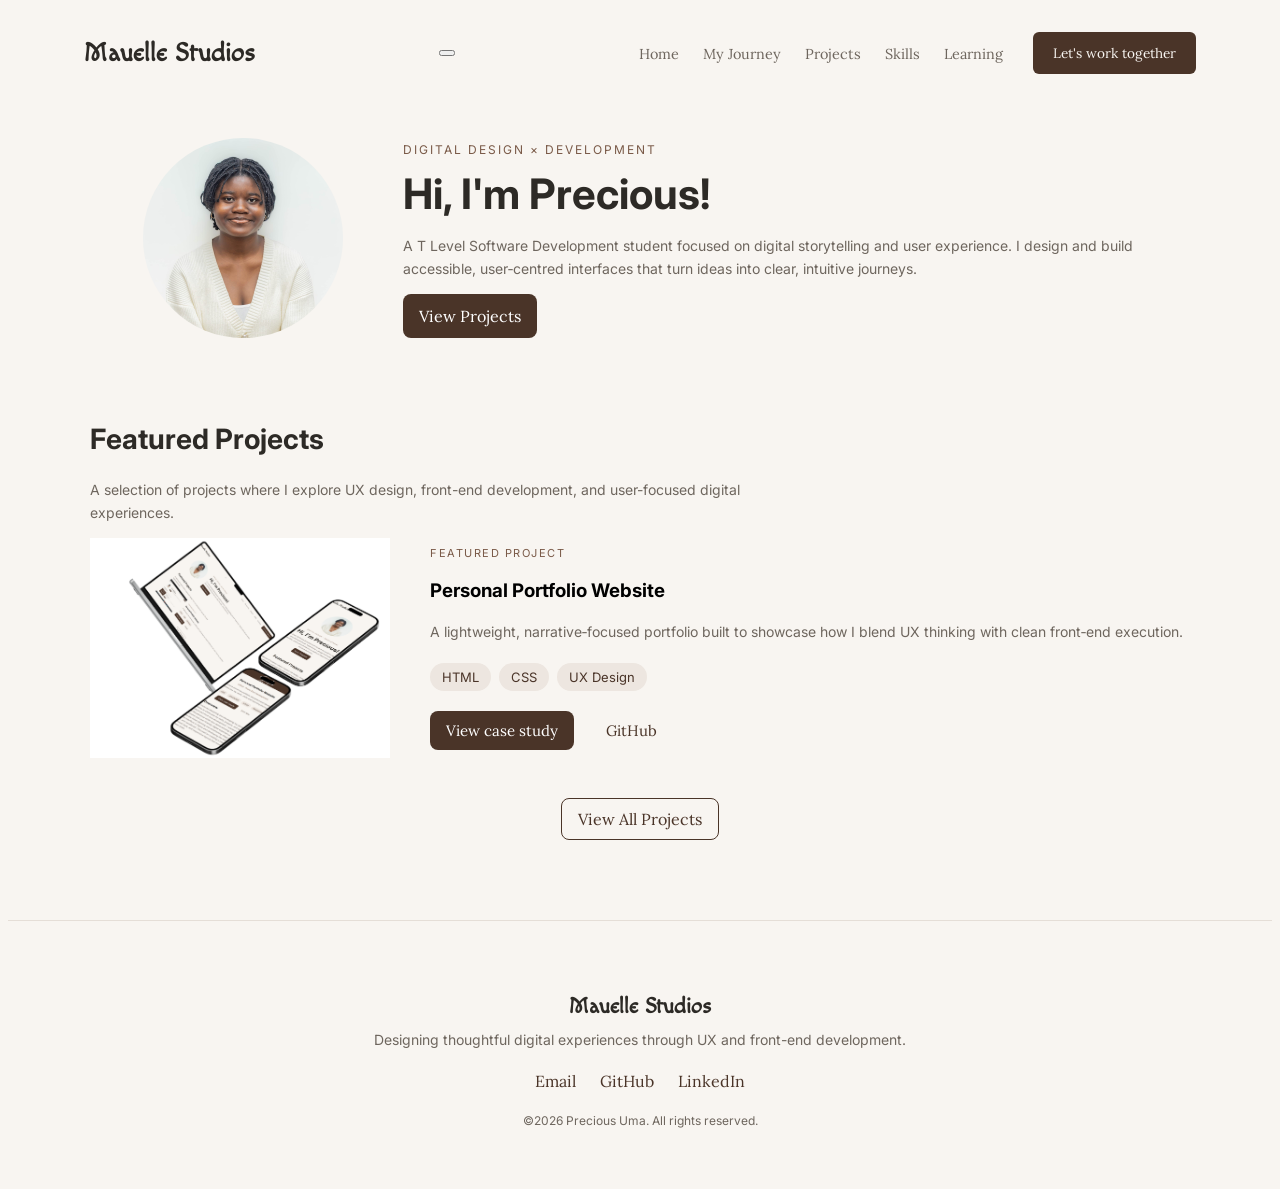
<file: index.html>
<!doctype html>
<html lang="en">

<head>

    <meta charset="UTF-8">
    <meta name="viewport" content="width=device-width, initial-scale=1.0">

    <title>Mauelle Studios | Portfolio </title>
    <link rel="stylesheet" href="assets/css/styles.css">
    <link rel="preconnect" href="https://fonts.googleapis.com">
    <link rel="preconnect" href="https://fonts.gstatic.com" crossorigin>
    <link
        href="https://fonts.googleapis.com/css2?family=Inter:wght@300;400;500;600;700&family=Lora:wght@400;500;600;700&display=swap"
        rel="stylesheet">
    <link href="https://fonts.googleapis.com/css2?family=Macondo&display=swap" rel="stylesheet">

</head>

<!-------------------------------------Navigation--------------------------------------------->

<body>

    <header class="site-header">
        <h2 class="site-brand">Mauelle Studios</h2>

        <button class="menu-toggle" aria-label="Open navigation menu" aria-expanded="false"
            aria-controls="primary-navigation" type="button">
            <span></span>
            <span></span>
            <span></span>
        </button>

        <div class="nav-right" id="primary-navigation">
            <nav aria-label="Main navigation">
                <ul>
                    <li><a href="index.html">Home</a></li>
                    <li><a href="about.html">My Journey</a></li>
                    <li><a href="projects.html">Projects</a></li>
                    <li><a href="skills.html">Skills</a></li>
                    <li><a href="learning.html">Learning</a></li>
                </ul>
            </nav>

            <a href="contact.html" class="contact-button">
                Let's work together
            </a>
        </div>
    </header>


    <!--------------------------------Main Content---------------------------------------------------->
    <main>
        <section class="hero">
            <div class="container">
                <div class="hero-image">
                    <img src="assets/images/Profile image.jpg" alt="Portrait of Precious Uma">
                </div>
                <div class="hero-text">
                    <span class="hero-label">DIGITAL DESIGN × DEVELOPMENT</span>
                    <h1>Hi, I'm Precious!</h1>
                    <p> A T Level Software Development student focused on digital storytelling and user experience.
                        I design and build accessible, user‑centred interfaces that turn ideas into clear, intuitive
                        journeys.</p>
                    <a href="projects.html" class="hero-button">View Projects</a>
                </div>
            </div>
        </section>

        <!--------------------------------Project cards--------------------------------------------->

        <section class="projects">
            <div class="container">

                <div class="project-header">
                    <h2>Featured Projects</h2>

                    <p> A selection of projects where I explore UX design,
                        front-end development, and user-focused digital experiences.
                    </p>

                </div>

                <div class="project-grid">

                    <article class="project-card">

                        <div class="project-image">
                            <img src="assets/images/thumbnail.home.png" alt="Preview of my portfolio website">
                        </div>

                        <div class="project-content">
                            <span class="project-label">FEATURED PROJECT</span>

                            <h3>Personal Portfolio Website</h3>

                            <p>
                                A lightweight, narrative‑focused portfolio built to showcase how I blend UX thinking
                                with clean front‑end execution.
                            </p>

                            <div class="project-tags">
                                <span>HTML</span>
                                <span>CSS</span>
                                <span>UX Design</span>
                            </div>

                            <div class="project-links">
                                <a href="portfolio-case-study.html">View case study</a>
                                <a href="https://github.com/preciousuche3008-cloud/Personal-Portfolio-" target="_blank" rel="noopener noreferrer">GitHub</a>
                            </div>
                    </article>

                </div>
                <a href="projects.html" class="projects-button"> View All Projects</a>
            </div>
        </section>
    </main>

    <!--------------------------------Footer---------------------------------------------------->
    <footer>
        <div class="footer-content">
            <h3>Mauelle Studios</h3>

            <p>
                
                Designing thoughtful digital experiences through UX and front-end development.
            </p>

            <div class="footer-links">
                <a href="mailto:preciousche3008@gmail.com">
                    Email
                </a>

                <a href="https://github.com/preciousuche3008-cloud" target="_blank" rel="noopener noreferrer">
                    GitHub
                </a>

                <a href="https://www.linkedin.com/in/precious-uma-b2a4a0311" target="_blank" rel="noopener noreferrer">
                    LinkedIn
                </a>

            </div>

            <p class="copyright"> &copy;2026 Precious Uma. All rights reserved.
            </p>
        </div>
    </footer>
    <script src="assets/js/script.js"></script>
</body>

</html>
</file>
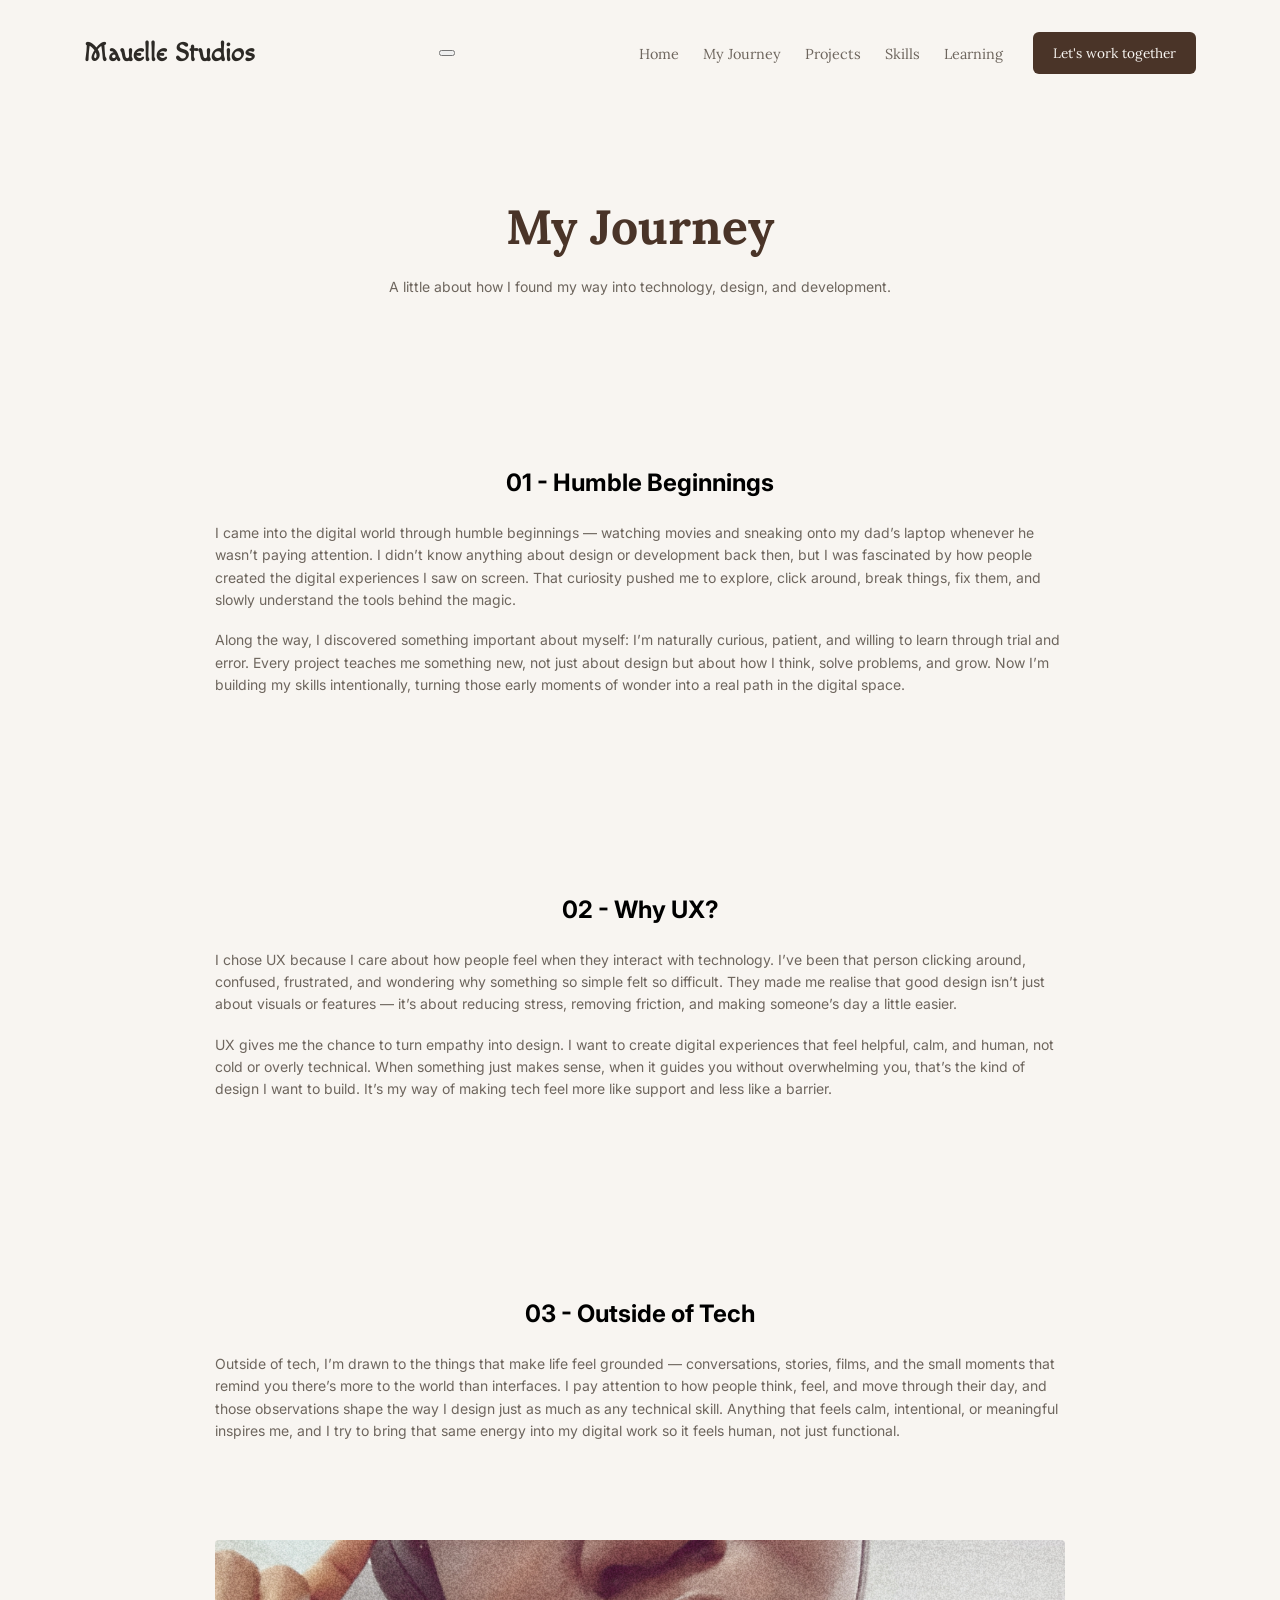
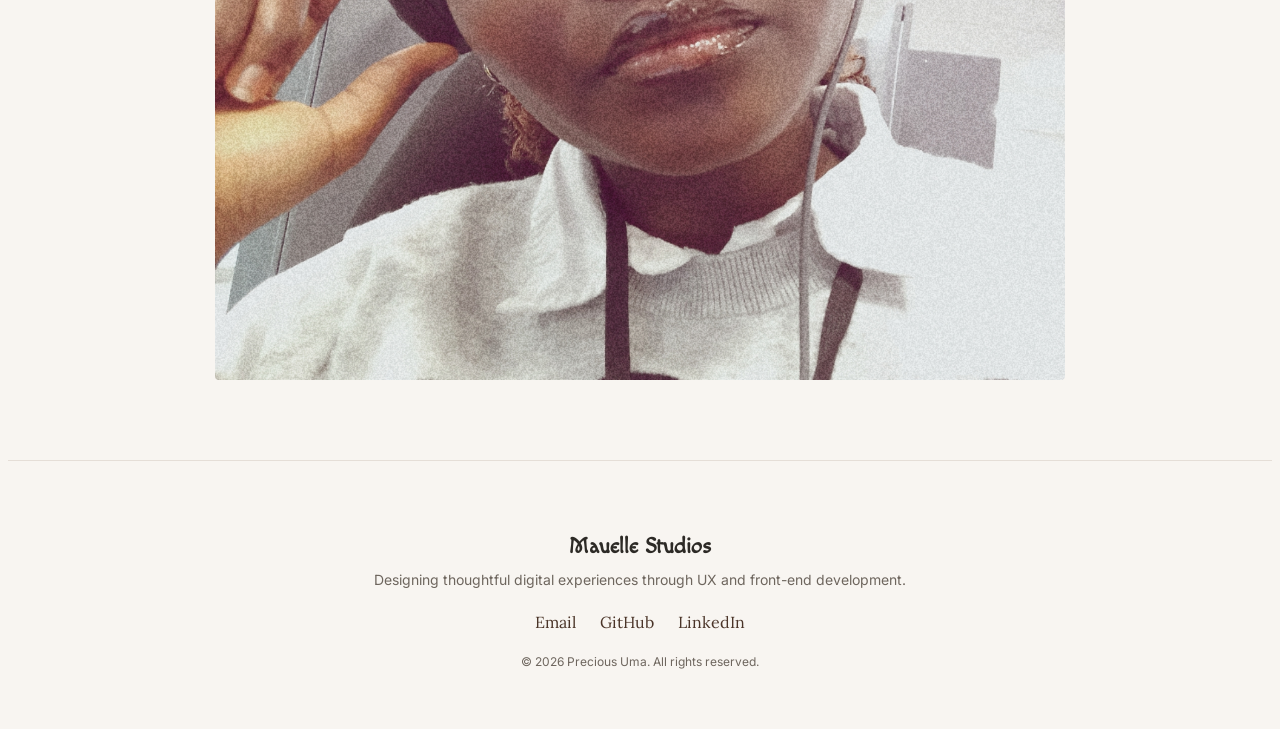
<file: about.html>
<!DOCTYPE html>
<html lang="en">

<head>
    <meta charset="UTF-8">
    <meta name="viewport" content="width=device-width, initial-scale=1.0">

    <title>My Journey | Mauelle Studios</title>

    <link rel="stylesheet" href="assets/css/styles.css">
    <link rel="stylesheet" href="assets/css/styles.css">
    <link rel="preconnect" href="https://fonts.googleapis.com">
    <link rel="preconnect" href="https://fonts.gstatic.com" crossorigin>
    <link
        href="https://fonts.googleapis.com/css2?family=Inter:wght@300;400;500;600;700&family=Lora:wght@400;500;600;700&display=swap"
        rel="stylesheet">
    <link href="https://fonts.googleapis.com/css2?family=Macondo&display=swap" rel="stylesheet">
</head>
<!--------------------------------------NAVIGATION-------------------------------------->

<body>
    <header class="site-header">
        <h2 class="site-brand">Mauelle Studios</h2>

        <button class="menu-toggle" aria-label="Open navigation menu" aria-expanded="false"
            aria-controls="primary-navigation" type="button">
            <span></span>
            <span></span>
            <span></span>
        </button>

        <div class="nav-right" id="primary-navigation">
            <nav aria-label="Main navigation">
                <ul>
                    <li><a href="index.html">Home</a></li>
                    <li><a href="about.html">My Journey</a></li>
                    <li><a href="projects.html">Projects</a></li>
                    <li><a href="skills.html">Skills</a></li>
                    <li><a href="learning.html">Learning</a></li>
                </ul>
            </nav>

            <a href="contact.html" class="contact-button">
                Let's work together
            </a>
        </div>
    </header>

    <main>

        <section class="journey-hero">
            <h1>My Journey</h1>
            <p>
                A little about how I found my way into technology,
                design, and development.
            </p>
        </section>

        <section class="journey-section">
            <h2>01 - Humble Beginnings</h2>

            <p>
                I came into the digital world through humble beginnings —
                watching movies and sneaking onto my dad’s laptop whenever he wasn’t paying attention.
                I didn’t know anything about design or development back then,
                but I was fascinated by how people created the digital experiences I saw on screen.
                That curiosity pushed me to explore, click around, break things, fix them, and slowly understand the
                tools
                behind the magic.
            </p>
            <p> Along the way, I discovered something important about myself:
                I’m naturally curious, patient, and willing to learn through trial and error.
                Every project teaches me something new, not just about design but about how I think, solve problems, and
                grow.
                Now I’m building my skills intentionally, turning those early moments of wonder into a real path in the
                digital space.</p>
        </section>

        <section class="journey-section">
            <h2>02 - Why UX?</h2>
            <p>
                I chose UX because I care about how people feel when they interact with technology.
                I’ve been that person clicking around, confused, frustrated, and wondering why something so simple felt
                so
                difficult.
                They made me realise that good design isn’t just about visuals or features
                —
                it’s about reducing stress, removing friction,
                and making someone’s day a little easier.
            </p>
            <p> UX gives me the chance to turn empathy into design. I want to create digital experiences that feel
                helpful,
                calm, and human, not cold or overly technical.
                When something just makes sense, when it guides you without overwhelming you, that’s the kind of design
                I
                want to build.
                It’s my way of making tech feel more like support and less like a barrier.
        </section>

        <section class="journey-section">
            <h2>03 - Outside of Tech</h2>

            <p> Outside of tech, I’m drawn to the things that make life feel grounded — conversations, stories, films,
                and
                the small moments that remind you there’s more to the world than interfaces.
                I pay attention to how people think, feel, and move through their day, and those observations shape the
                way
                I design just as much as any technical skill.
                Anything that feels calm, intentional, or meaningful inspires me, and I try to bring that same energy
                into
                my digital work so it feels human, not just functional.
        </section>

        <section class="journey-image">
            <img src="assets/images/image.journey.jpg" alt="A photo of Precious Uma, the designer, in a calm setting.">
        </section>

        <!--------------------------------------FOOTER-------------------------------------->
        <footer>
            <div class="footer-content">
                <h3>Mauelle Studios</h3>

                <p>
                    Designing thoughtful digital experiences through UX and front-end development.
                </p>

                <div class="footer-links">
                    <a href="mailto:preciousche3008@gmail.com">
                        Email
                    </a>

                    <a href="https://github.com/preciousuche3008-cloud" target="_blank" rel="noopener noreferrer">
                        GitHub
                    </a>

                    <a href="https://www.linkedin.com/in/precious-uma-b2a4a0311" target="_blank"
                        rel="noopener noreferrer">
                        LinkedIn
                    </a>

                </div>

                <p class="copyright">
                    © 2026 Precious Uma. All rights reserved.
                </p>
            </div>
        </footer>
       <script src="assets/js/script.js"></script>
</body>

</body>
</main>

</html>
</file>
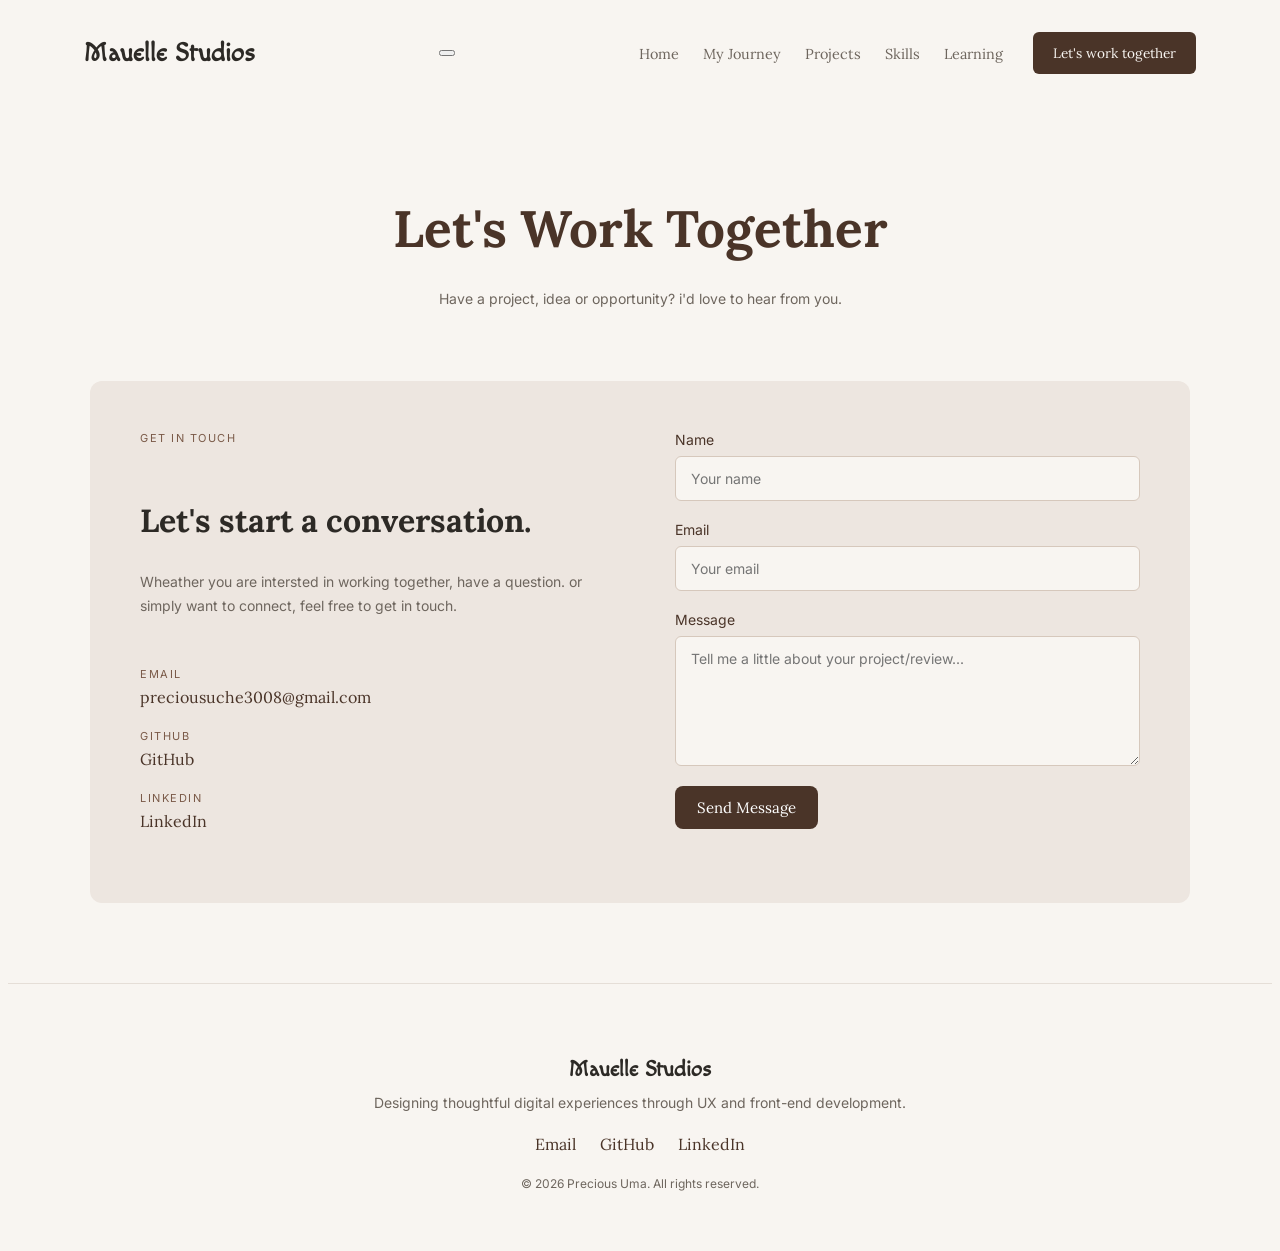
<file: contact.html>
<!doctype html>
<html lang="en">

<head>

    <meta charset="UTF-8">
    <meta name="viewport" content="width=device-width, initial-scale=1.0">

    <title>Contact | Mauelle studios</title>
    <link rel="stylesheet" href="assets/css/styles.css">
    <link rel="preconnect" href="https://fonts.googleapis.com">
    <link rel="preconnect" href="https://fonts.gstatic.com" crossorigin>
    <link
        href="https://fonts.googleapis.com/css2?family=Inter:wght@300;400;500;600;700&family=Lora:wght@400;500;600;700&display=swap"
        rel="stylesheet">
    <link href="https://fonts.googleapis.com/css2?family=Macondo&display=swap" rel="stylesheet">

</head>

<!-------------------------------------Navigation--------------------------------------------->

<body>
    <header class="site-header">
        <h2 class="site-brand">Mauelle Studios</h2>

        <button class="menu-toggle" aria-label="Open navigation menu" aria-expanded="false"
            aria-controls="primary-navigation" type="button">
            <span></span>
            <span></span>
            <span></span>
        </button>

        <div class="nav-right" id="primary-navigation">
            <nav aria-label="Main navigation">
                <ul>
                    <li><a href="index.html">Home</a></li>
                    <li><a href="about.html">My Journey</a></li>
                    <li><a href="projects.html">Projects</a></li>
                    <li><a href="skills.html">Skills</a></li>
                    <li><a href="learning.html">Learning</a></li>
                </ul>
            </nav>

            <a href="contact.html" class="contact-button">
                Let's work together
            </a>
        </div>
    </header>
    <!----------------------------------------Main----------------------------------------------------->
    <main>

        <section class="contact-hero">
            <h1>Let's Work Together</h1>
            <p>
                Have a project, idea or opportunity?
                i'd love to hear from you.
            </p>
        </section>

        <section class="contact-section">
            <div class="contact-info">
                <span class="section-label">GET IN TOUCH</span>
                <h2>Let's start a conversation.</h2>
                <p>
                    Wheather you are intersted in working together,
                    have a question. or simply want to connect,
                    feel free to get in touch.
                </p>

                <div class="contact-details">
                    <div class="contact-item">
                        <span>EMAIL</span>
                        <a href="mailto:preciousuche3008@gmail.com">preciousuche3008@gmail.com</a>
                    </div>


                    <div class="contact-item">
                        <span>GITHUB</span>
                        <a href="https://github.com/preciousuche3008-cloud" target="_blank" rel="noopener noreferrer">
                            GitHub
                        </a>
                    </div>

                    <div class="contact-item">
                        <span>LINKEDIN</span>
                        <a href="https://www.linkedin.com/in/precious-uma-b2a4a0311" target="_blank"
                            rel="noopener noreferrer">
                            LinkedIn
                        </a>
                    </div>
                </div>
            </div>

<form class="contact-form" action="https://formspree.io/f/xwlvgryj" method="POST">

    <div class="form-group">
        <label for="name">Name</label>
        <input type="text" id="name" name="name" placeholder="Your name" required>
    </div>

    <div class="form-group">
        <label for="email">Email</label>
        <input type="email" id="email" name="email" placeholder="Your email" required>
    </div>

    <div class="form-group">
        <label for="message">Message</label>
        <textarea id="message" name="message"
            placeholder="Tell me a little about your project/review..."
            rows="6" required></textarea>
    </div>

    <button type="submit">
        Send Message
    </button>

</form>

        </section>
    </main>
    <!--------------------------------------------------------FOOTER------------------->
    <footer>
        <div class="footer-content">
            <h3>Mauelle Studios</h3>

            <p>
                Designing thoughtful digital experiences through UX and front-end development.
            </p>

            <div class="footer-links">
                <a href="mailto:preciousche3008@gmail.com">
                    Email
                </a>

                <a href="https://github.com/preciousuche3008-cloud" target="_blank" rel="noopener noreferrer">
                    GitHub
                </a>

                <a href="https://www.linkedin.com/in/precious-uma-b2a4a0311" target="_blank" rel="noopener noreferrer">
                    LinkedIn
                </a>

            </div>

            <p class="copyright">
                © 2026 Precious Uma. All rights reserved.
            </p>
        </div>
    </footer>
    <script src="assets/js/script.js"></script>
</body>
</main>

</html>
</file>
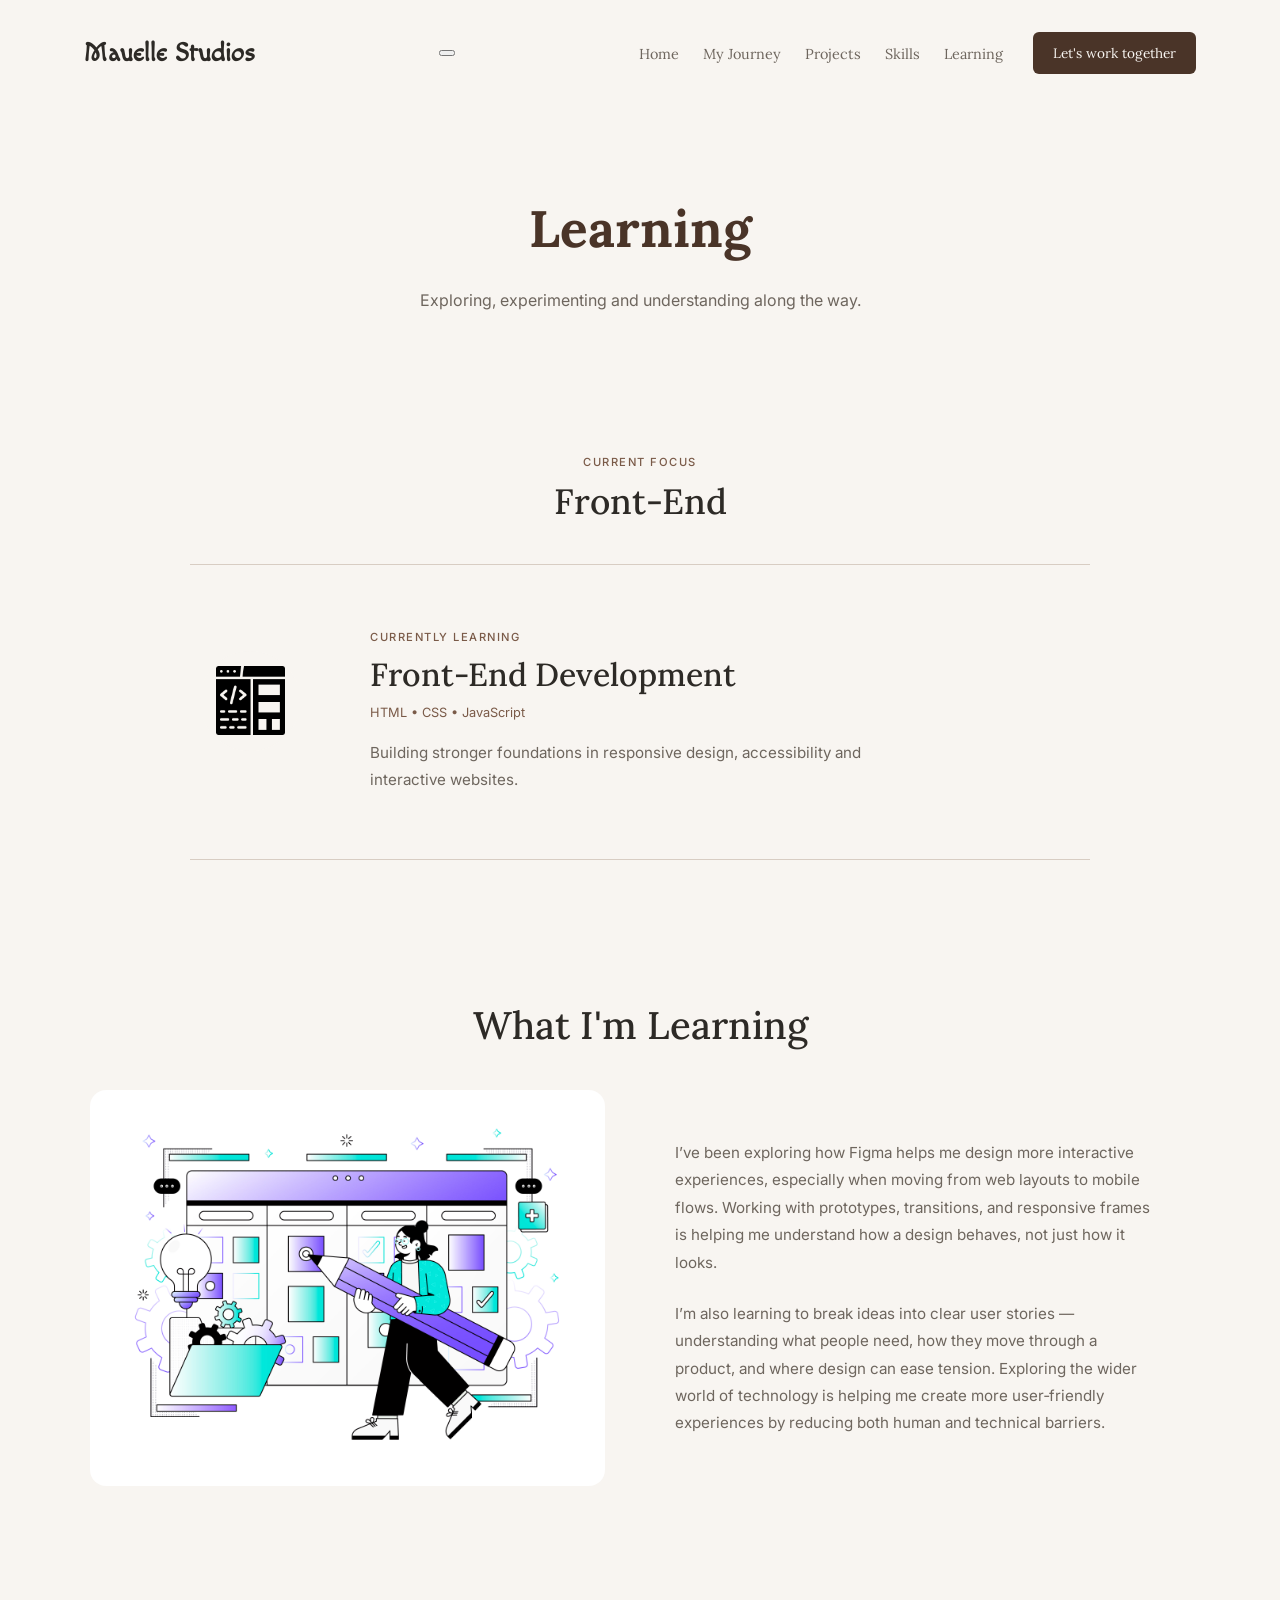
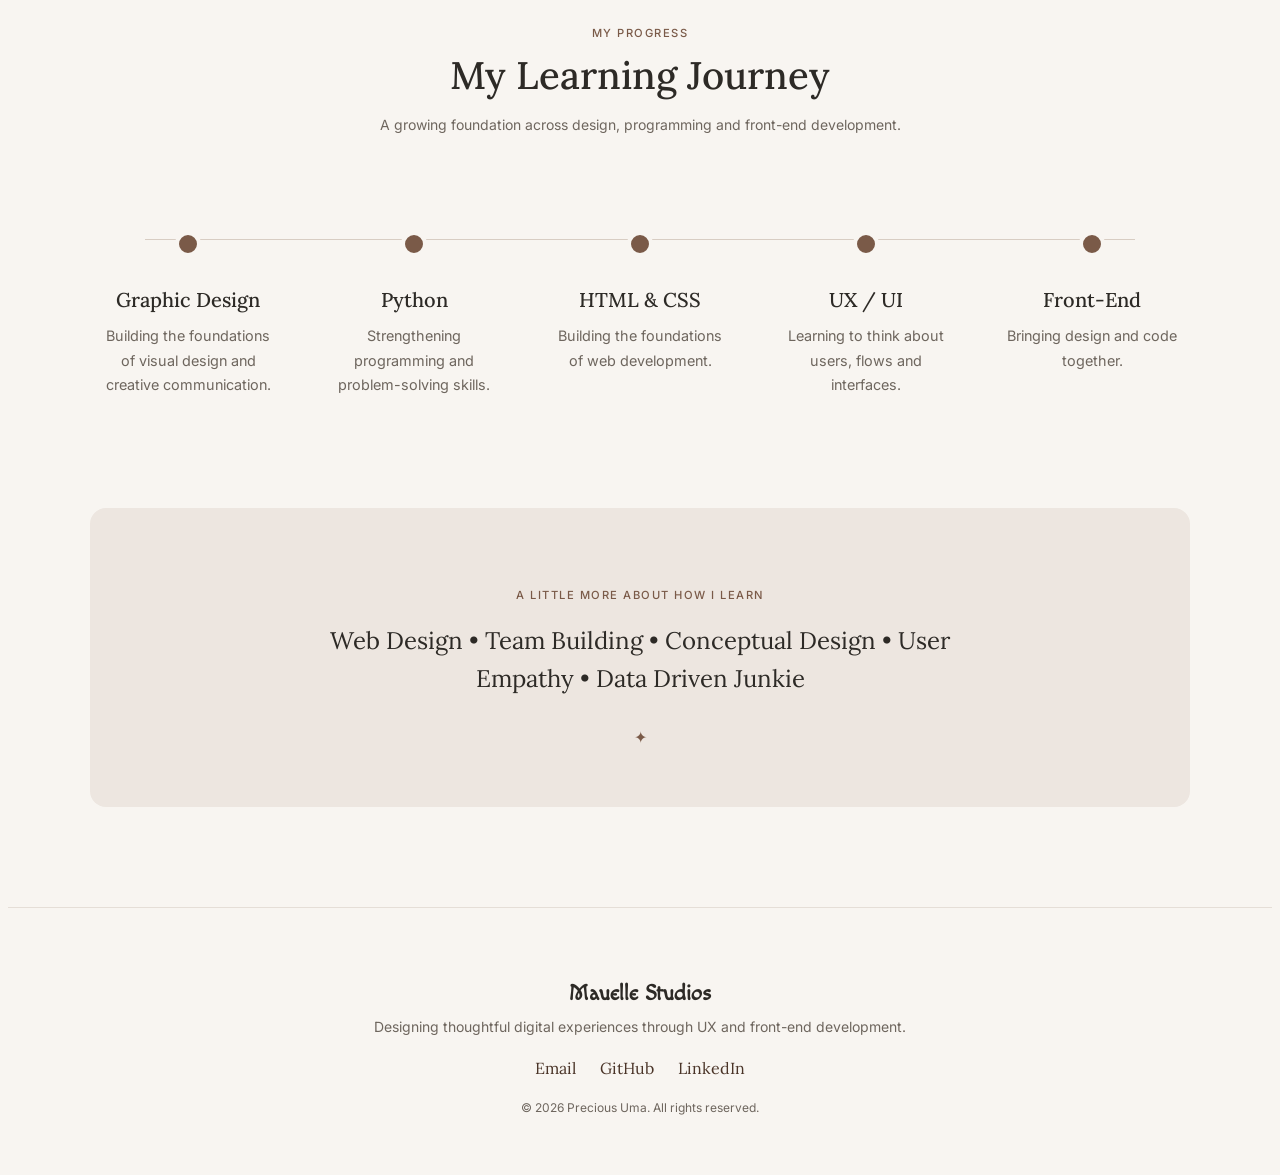
<file: learning.html>
<!doctype html>
<html lang="en">

<head>

    <meta charset="UTF-8">
    <meta name="viewport" content="width=device-width, initial-scale=1.0">

    <title>Learning | Mauelle studios</title>
    <link rel="stylesheet" href="assets/css/styles.css">
    <link rel="preconnect" href="https://fonts.googleapis.com">
    <link rel="preconnect" href="https://fonts.gstatic.com" crossorigin>
    <link
        href="https://fonts.googleapis.com/css2?family=Inter:wght@300;400;500;600;700&family=Lora:wght@400;500;600;700&display=swap"
        rel="stylesheet">
    <link href="https://fonts.googleapis.com/css2?family=Macondo&display=swap" rel="stylesheet">

</head>

<!-------------------------------------Navigation--------------------------------------------->

<body>
    <header class="site-header">
        <h2 class="site-brand">Mauelle Studios</h2>

        <button class="menu-toggle" aria-label="Open navigation menu" aria-expanded="false"
            aria-controls="primary-navigation" type="button">
            <span></span>
            <span></span>
            <span></span>
        </button>

        <div class="nav-right" id="primary-navigation">
            <nav aria-label="Main navigation">
                <ul>
                    <li><a href="index.html">Home</a></li>
                    <li><a href="about.html">My Journey</a></li>
                    <li><a href="projects.html">Projects</a></li>
                    <li><a href="skills.html">Skills</a></li>
                    <li><a href="learning.html">Learning</a></li>
                </ul>
            </nav>

            <a href="contact.html" class="contact-button">
                Let's work together
            </a>
        </div>
    </header>

    <!---------------------------------Main Content--------------------------------------------------->
    <main>
        <section class="learning-hero">
            <h1>Learning</h1>
            <p>
                Exploring, experimenting and understanding along the way.
            </p>
        </section>


        <section class="learning-section frontend-learning">

            <div class="learning-intro">
                <span class="section-label">CURRENT FOCUS</span>
                <h2>Front-End</h2>
            </div>

            <article class="currently-learning">

                <div class="learning-icon">
                    <img src="assets/images/front-end.png" alt="Front-End Development Icon">
                </div>

                <div class="learning-content">

                    <span class="section-label">
                        CURRENTLY LEARNING
                    </span>

                    <h3>
                        Front-End Development
                    </h3>

                    <p class="learning-tech">
                        HTML &bull; CSS &bull; JavaScript
                    </p>

                    <p>
                        Building stronger foundations in responsive
                        design, accessibility and interactive websites.
                    </p>

                </div>

            </article>

        </section>

        <section class="learning-section">

            <div class="learning-intro">
                <h2>What I'm Learning</h2>
            </div>

            <div class="learning-content-grid">

                <div class="learning-image">
                    <img src="assets/images/front-end.jpg" alt="Front-End Development Icon">
                </div>

                <div class="learning-notes">
                    <p>
                        I’ve been exploring how Figma helps me design more interactive experiences, especially when
                        moving from web layouts to mobile flows. Working with prototypes, transitions, and responsive
                        frames is helping me understand how a design behaves, not just how it looks.
                    </p>

                    <p>
                        I’m also learning to break ideas into clear user stories — understanding what people need, how
                        they move through a product, and where design can ease tension. Exploring the wider world of
                        technology is helping me create more user‑friendly experiences by reducing both human and
                        technical barriers.
                    </p>
                </div>
            </div>
        </section>

        <section class="learning-section">

            <div class="learning-intro">
                <span class="section-label">MY PROGRESS</span>
                <h2>My Learning Journey</h2>
                <p>
                    A growing foundation across design, programming and
                    front-end development.
                </p>
            </div>

            <div class="learning-timeline">

                <article class="learning-step">
                    <span class="step-number">01</span>

                    <h3>Graphic Design</h3>

                    <p>
                        Building the foundations of visual design
                        and creative communication.
                    </p>
                </article>

                <article class="learning-step">
                    <span class="step-number">02</span>

                    <h3>Python</h3>

                    <p>
                        Strengthening programming and
                        problem-solving skills.
                    </p>
                </article>

                <article class="learning-step">
                    <span class="step-number">03</span>

                    <h3>HTML & CSS</h3>

                    <p>
                        Building the foundations of
                        web development.
                    </p>
                </article>

                <article class="learning-step">
                    <span class="step-number">04</span>

                    <h3>UX / UI</h3>

                    <p>
                        Learning to think about users,
                        flows and interfaces.
                    </p>
                </article>

                <article class="learning-step">
                    <span class="step-number">05</span>

                    <h3>Front-End</h3>

                    <p>
                        Bringing design and code together.
                    </p>
                </article>

            </div>

        </section>

        <!-- Closing Statement -->
        <section class="learning-closing">

            <span class="closing-label">
                A LITTLE MORE ABOUT HOW I LEARN
            </span>

            <p class="closing-statement">
                Web Design &bull; Team Building &bull; Conceptual Design
                &bull; User Empathy &bull; Data Driven Junkie
            </p>

            <span class="closing-symbol">✦</span>

        </section>
        <!--------------------------------Footer---------------------------------------------------->
        <footer>
            <div class="footer-content">
                <h3>Mauelle Studios</h3>

                <p>
                    Designing thoughtful digital experiences through UX and front-end development.
                </p>

                <div class="footer-links">
                    <a href="mailto:preciousche3008@gmail.com">
                        Email
                    </a>

                    <a href="https://github.com/preciousuche3008-cloud" target="_blank" rel="noopener noreferrer">
                        GitHub
                    </a>

                    <a href="https://www.linkedin.com/in/precious-uma-b2a4a0311" target="_blank"
                        rel="noopener noreferrer">
                        LinkedIn
                    </a>

                </div>

                <p class="copyright">
                    © 2026 Precious Uma. All rights reserved.
                </p>
            </div>
        </footer>
    </main>
    <script src="assets/js/script.js"></script>
</body>

</html>
</file>
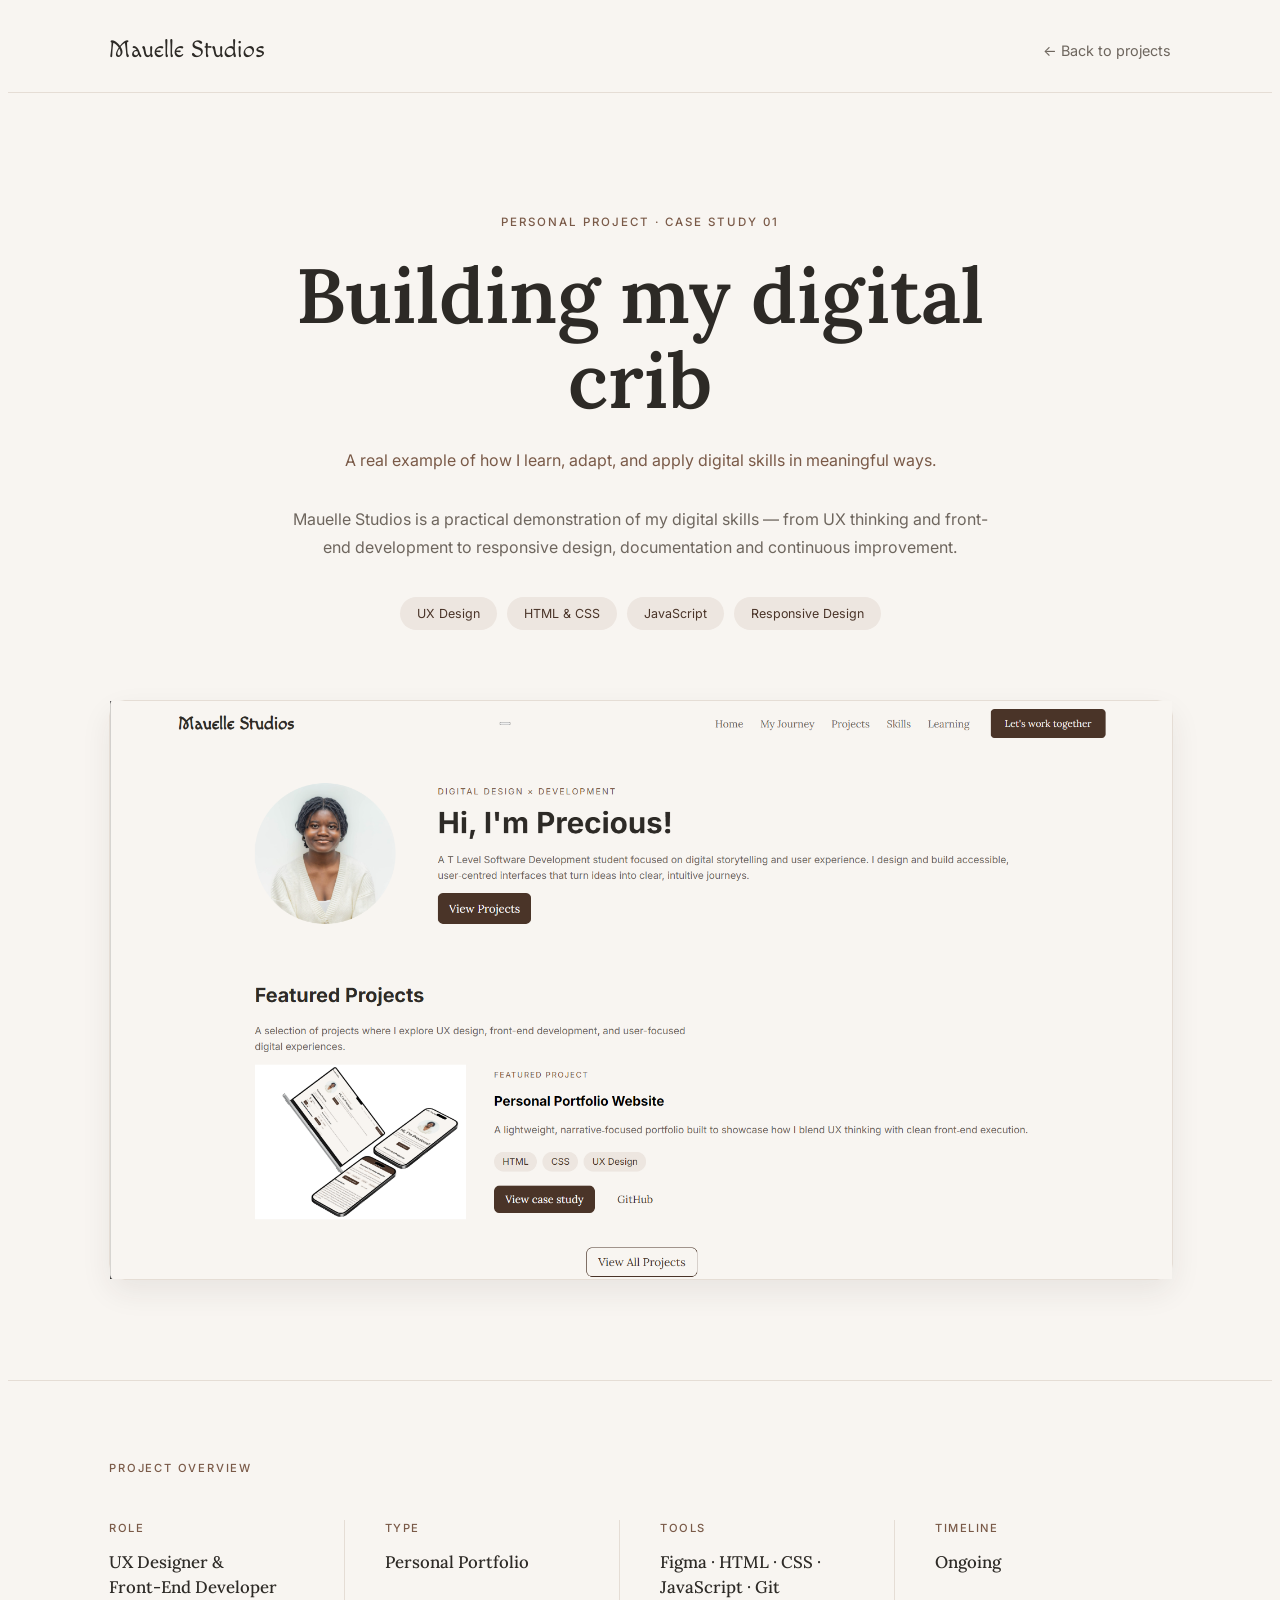
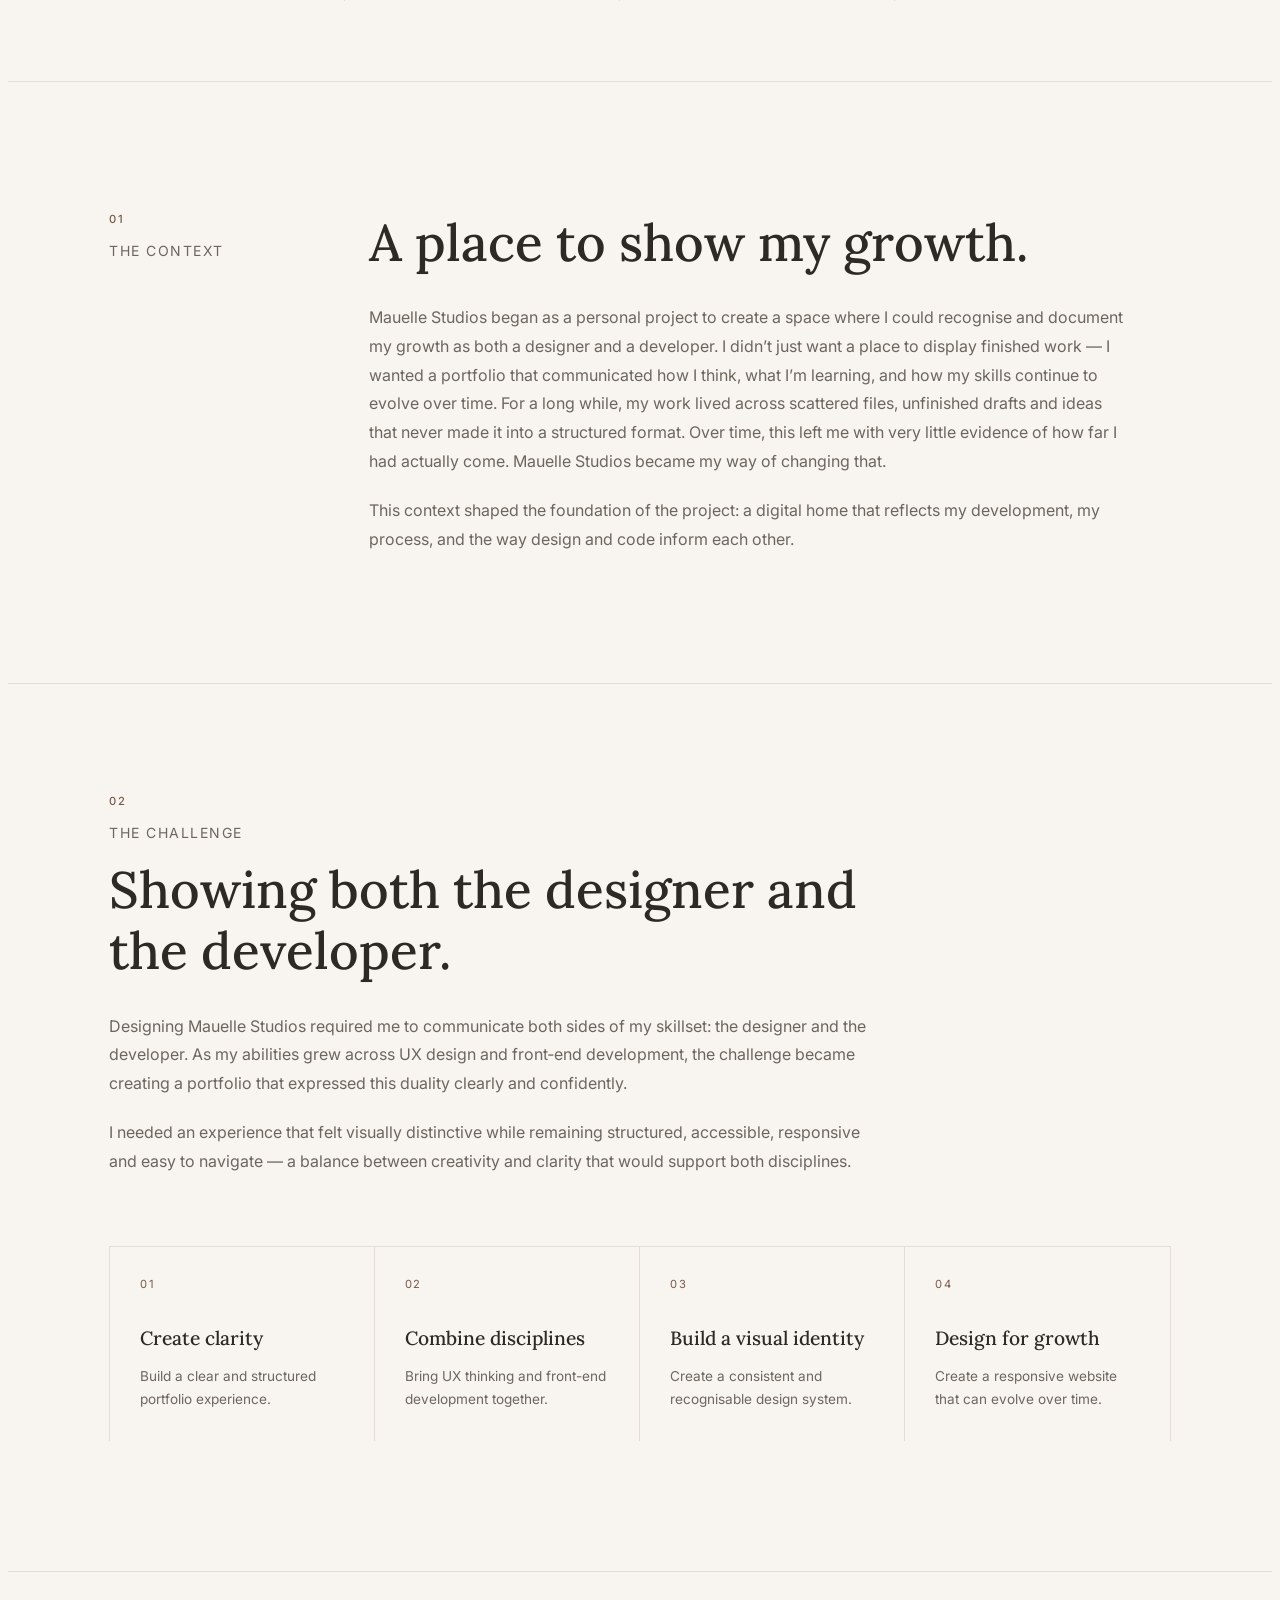
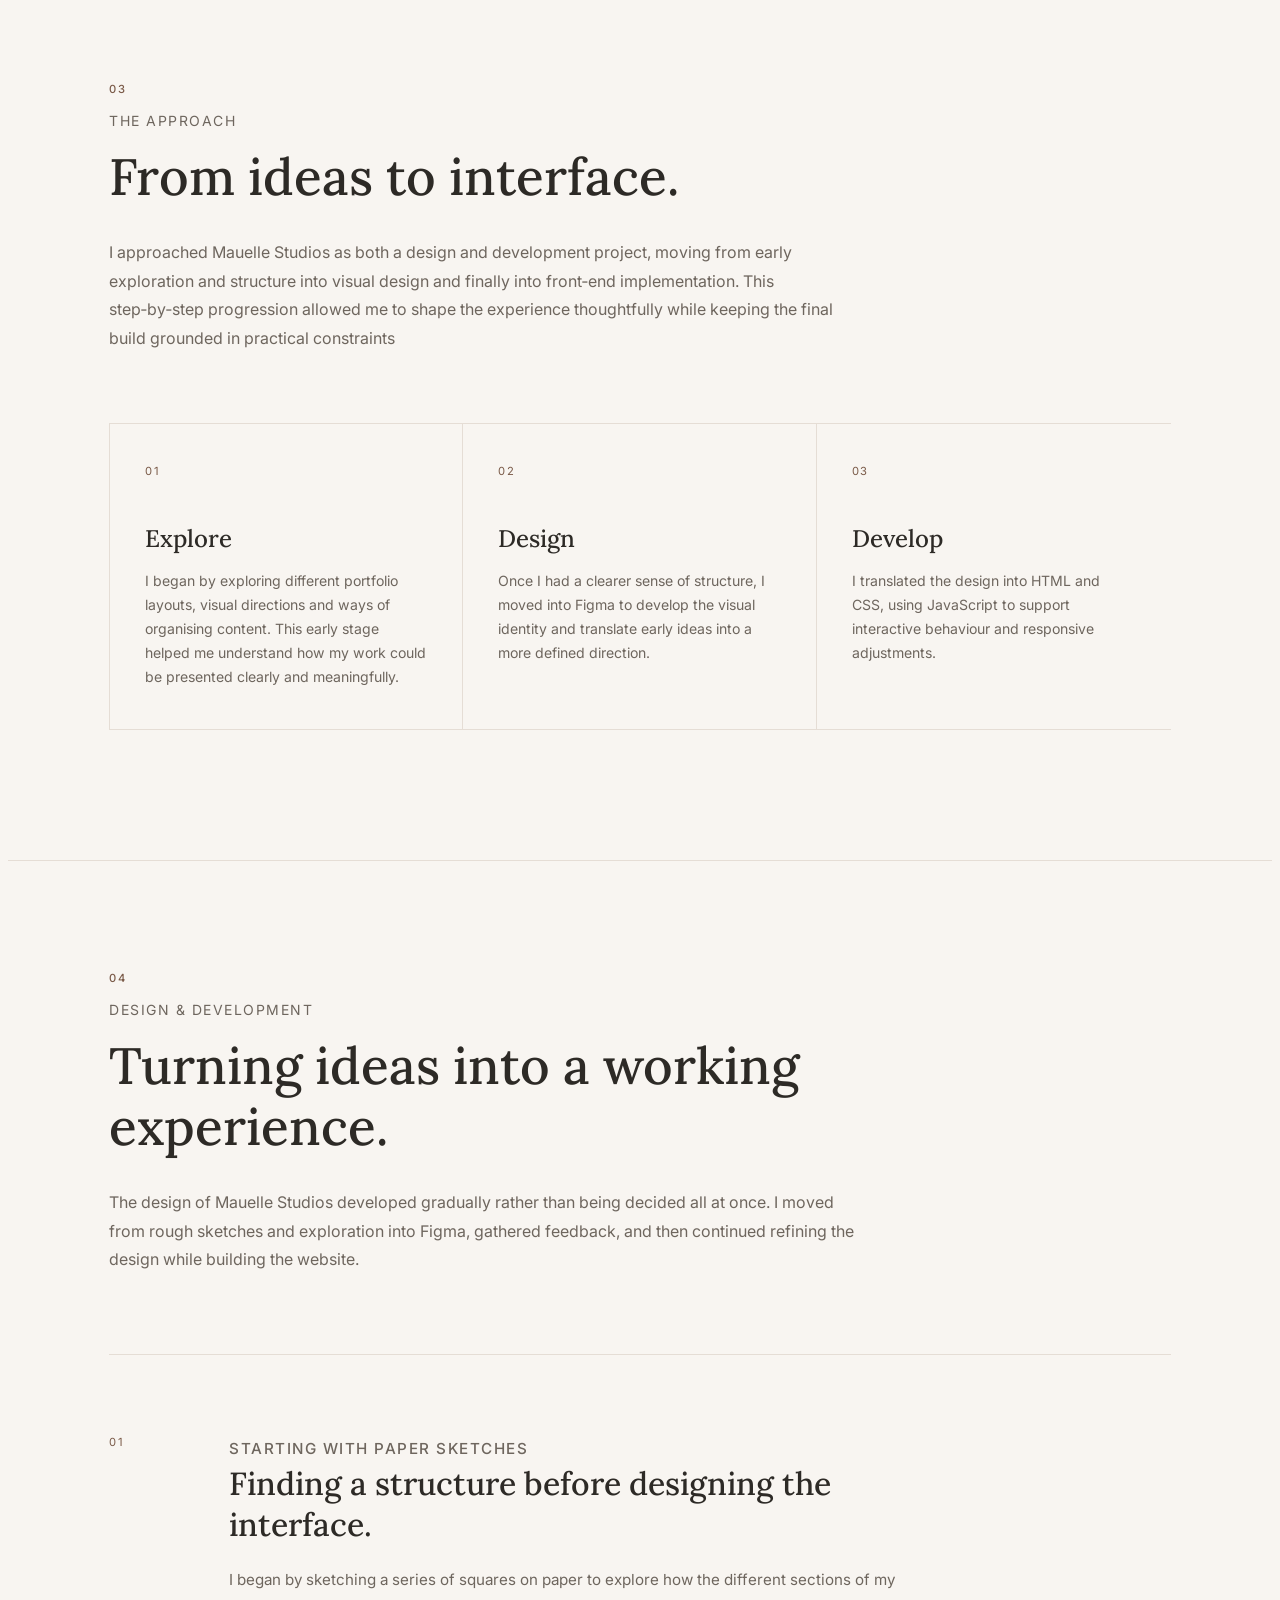
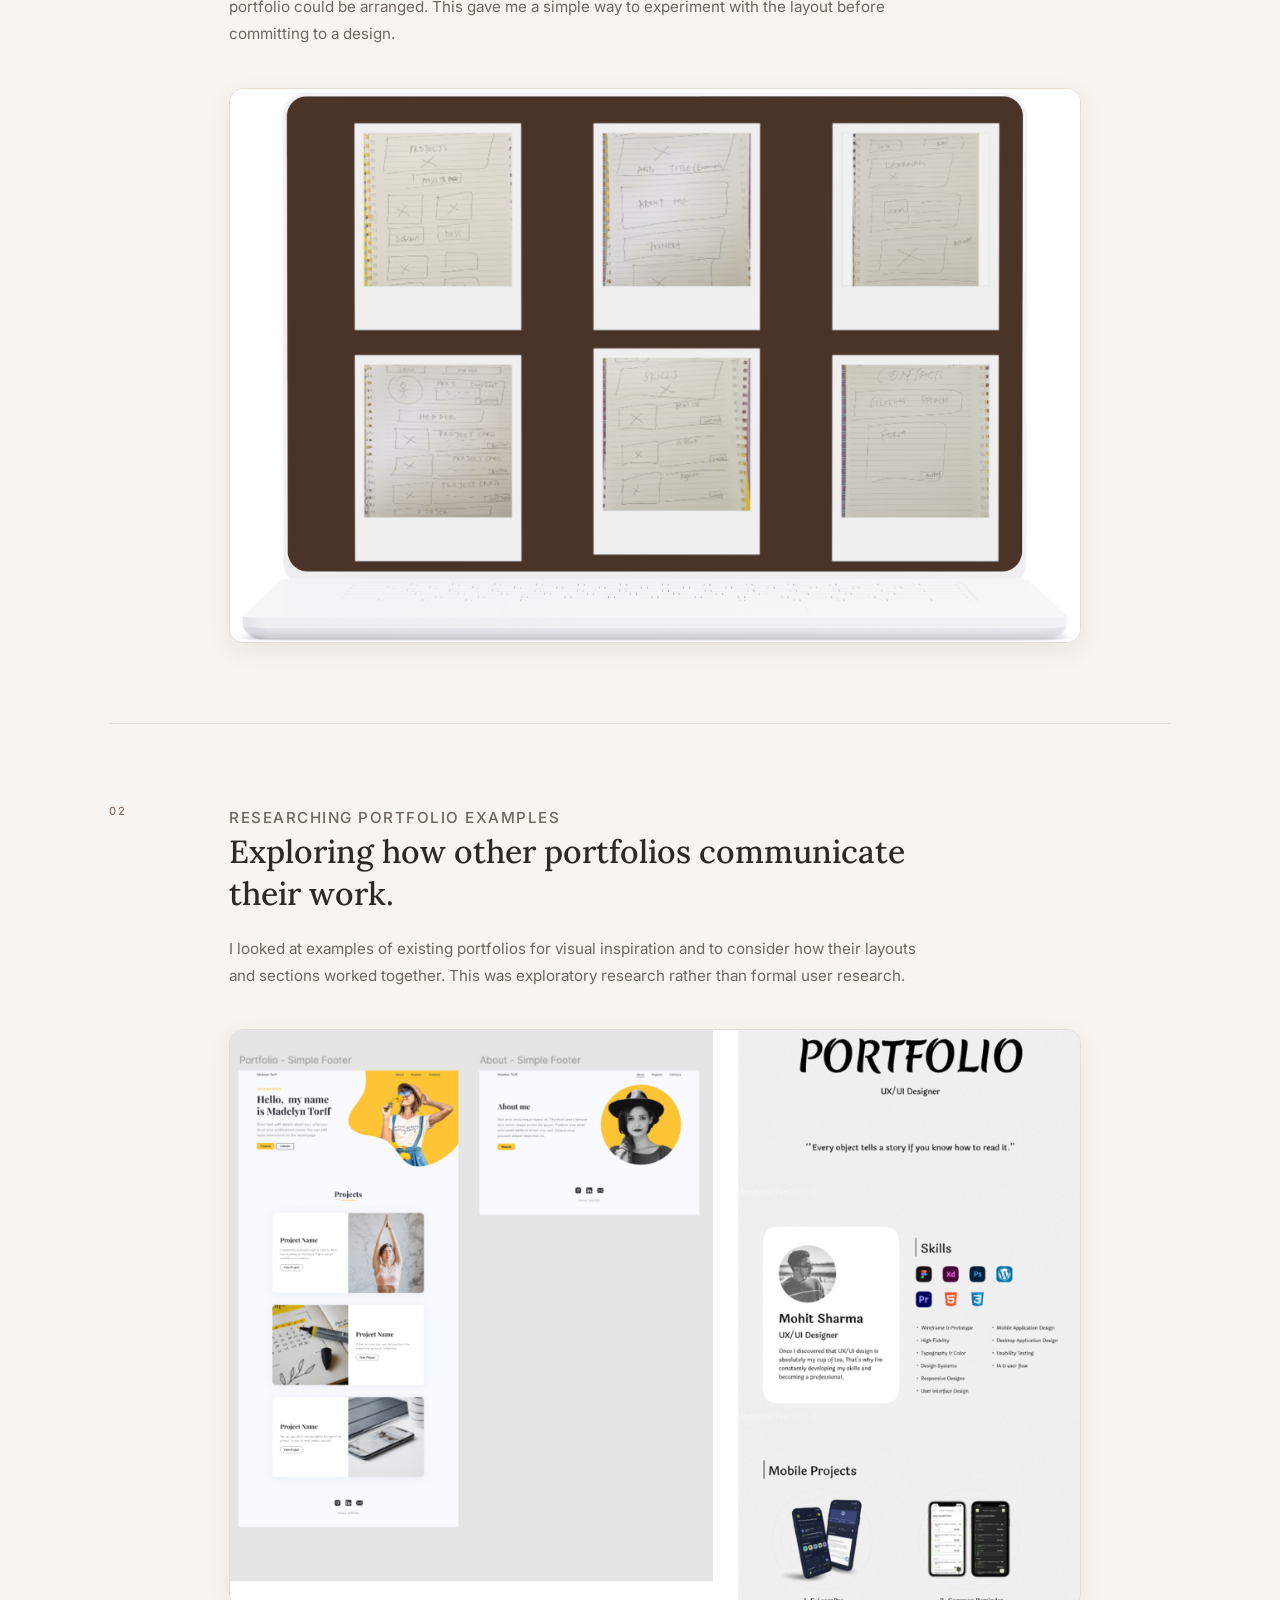
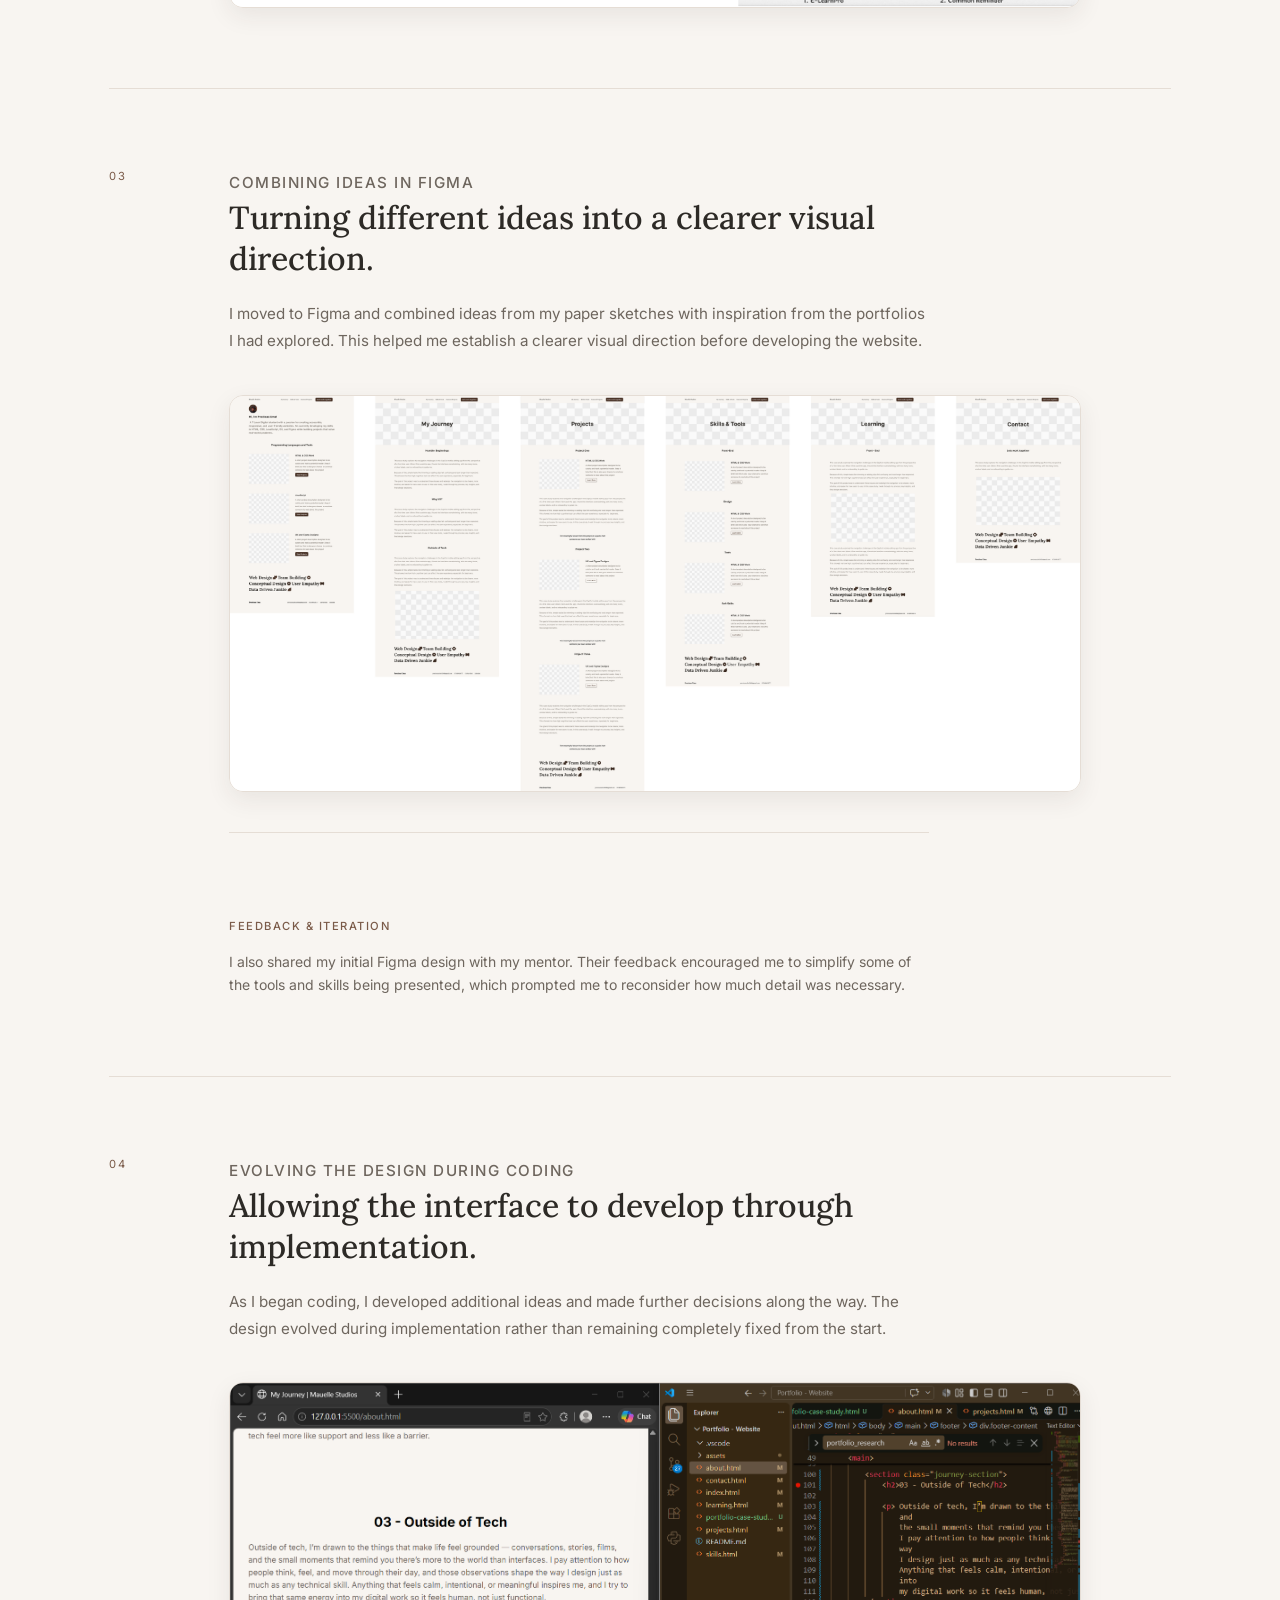
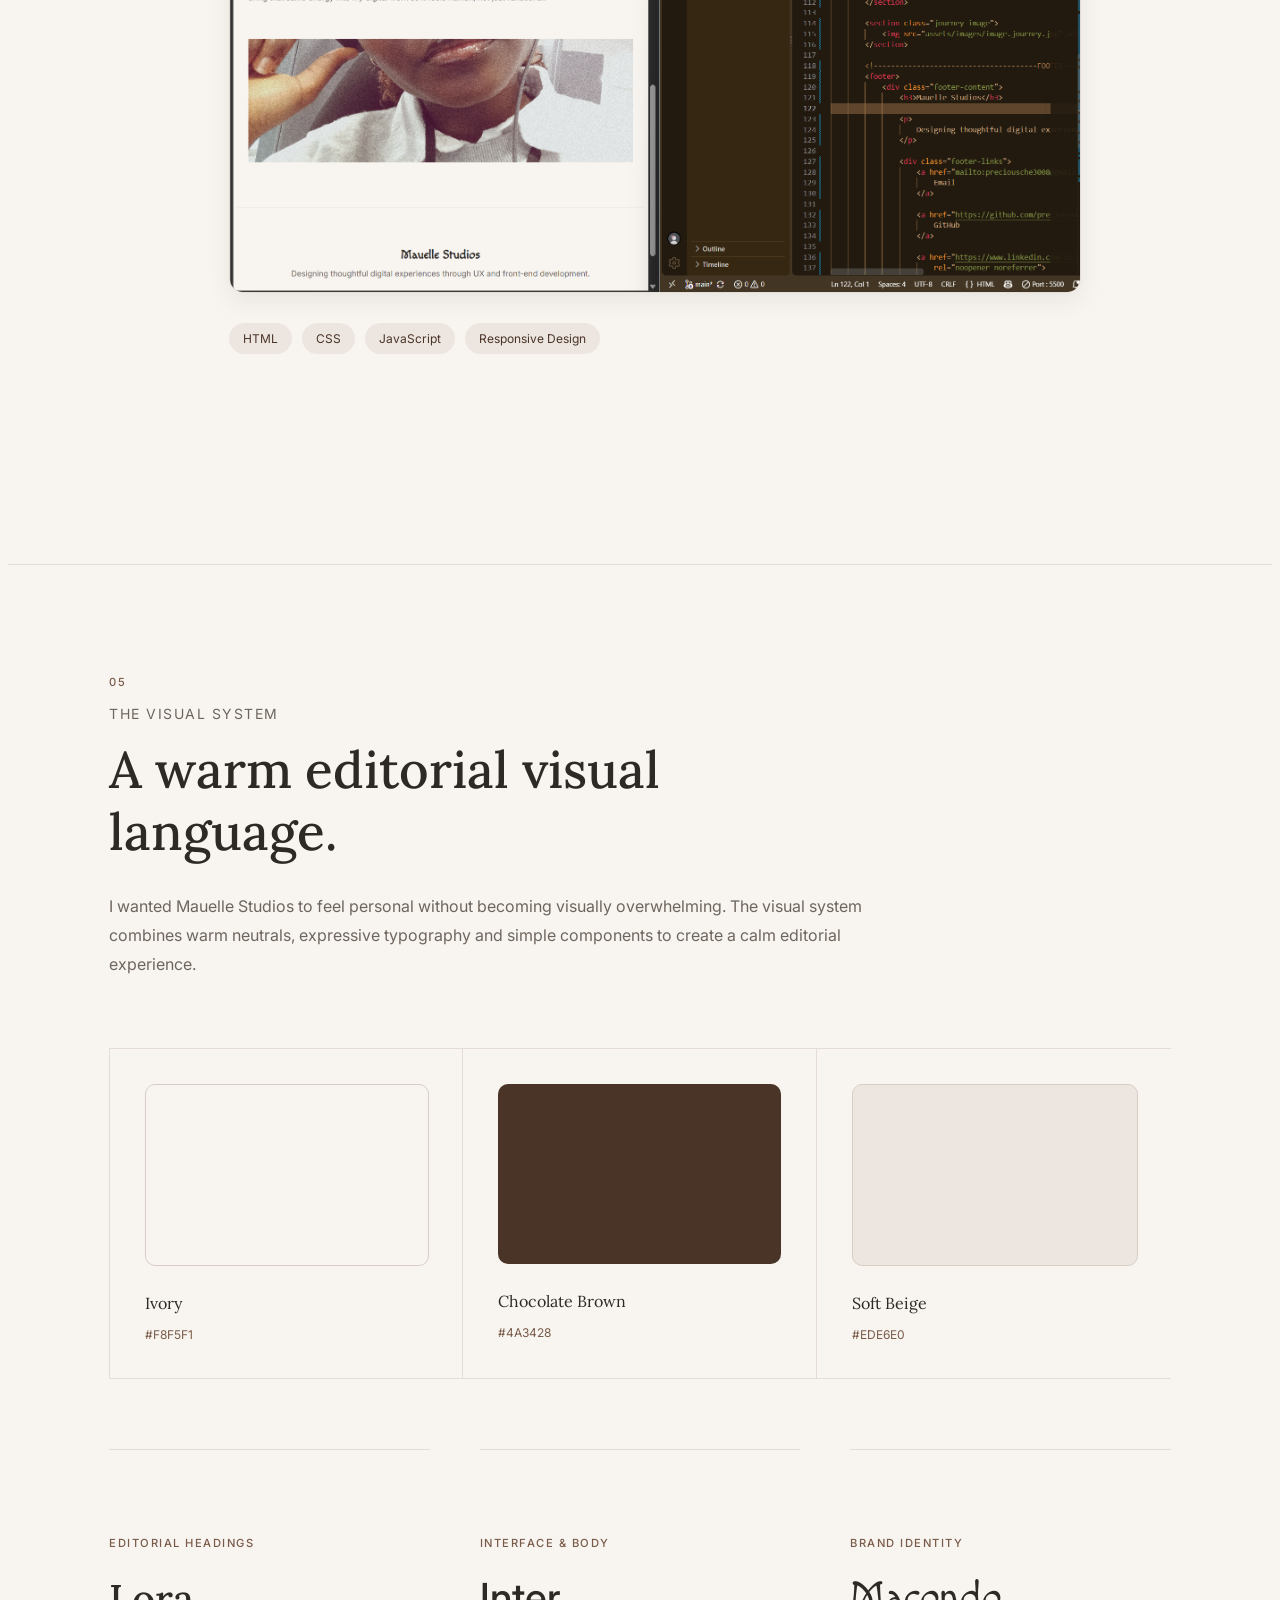
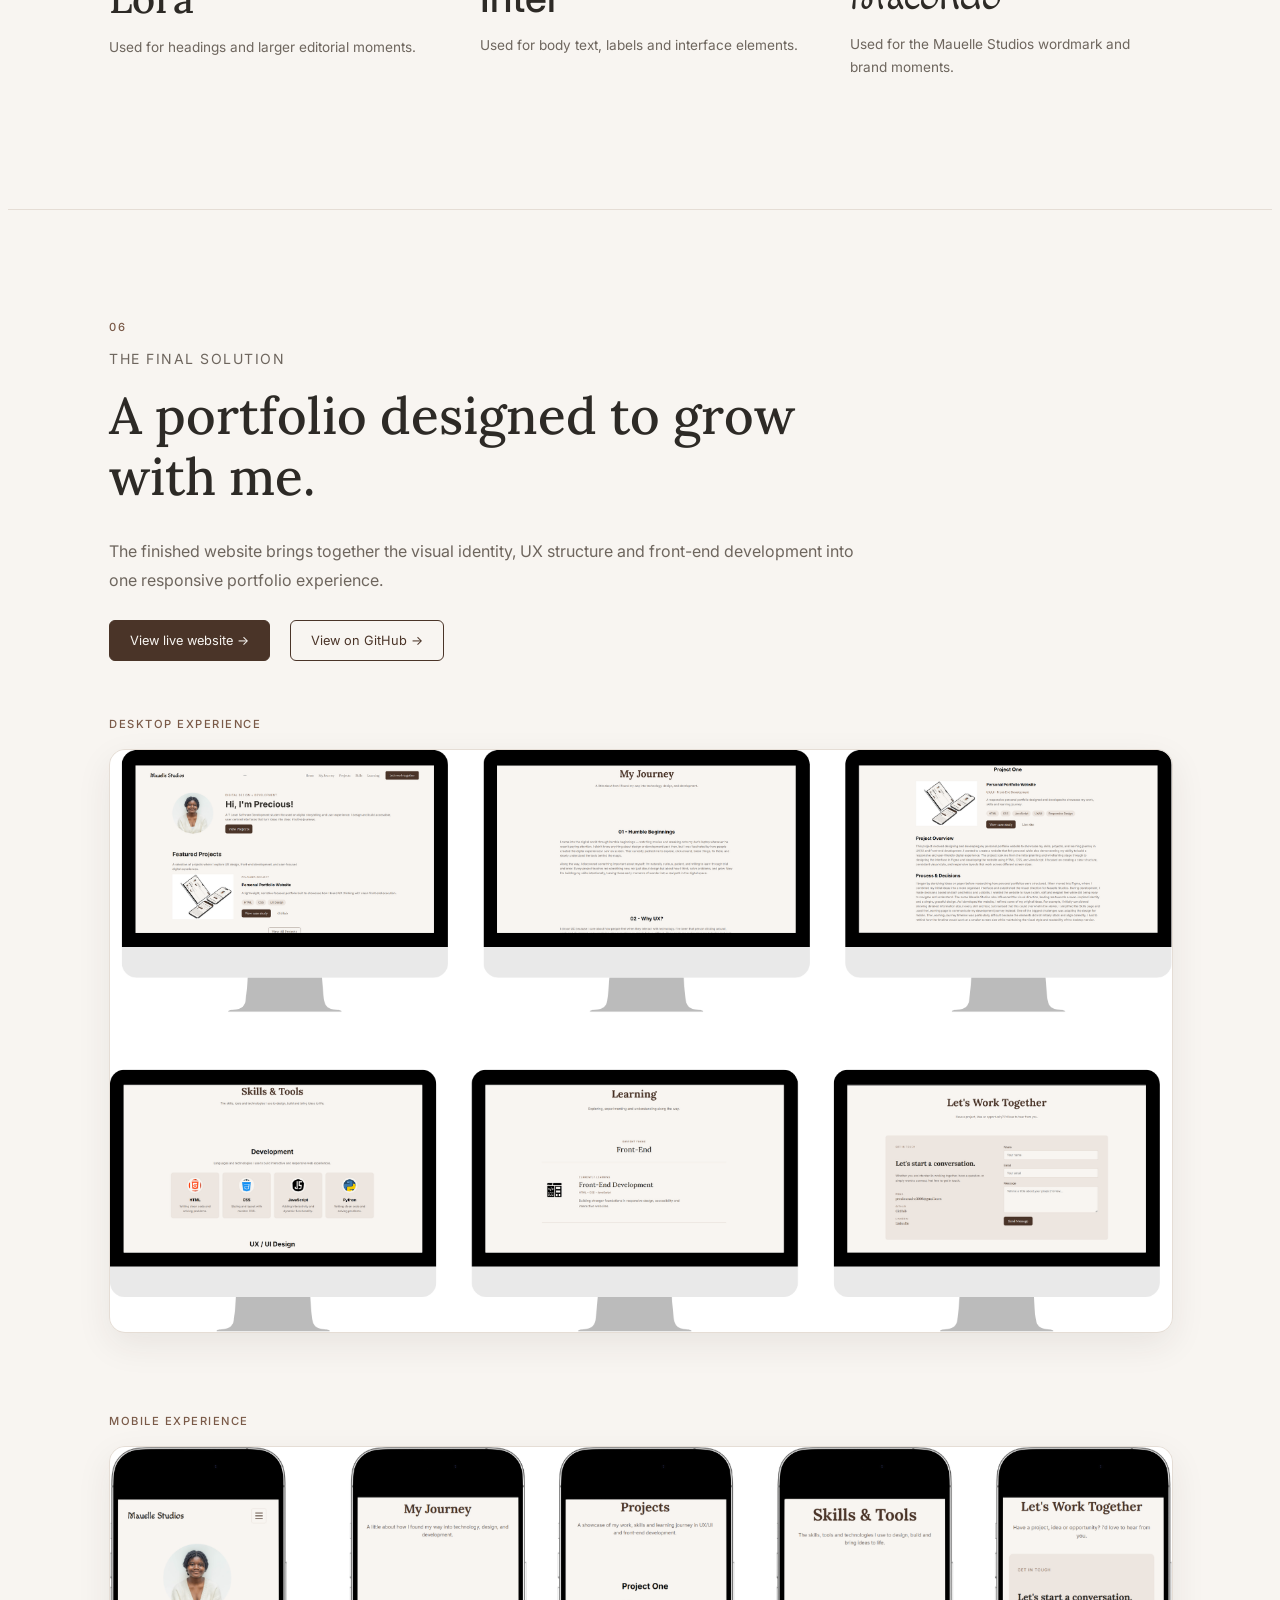
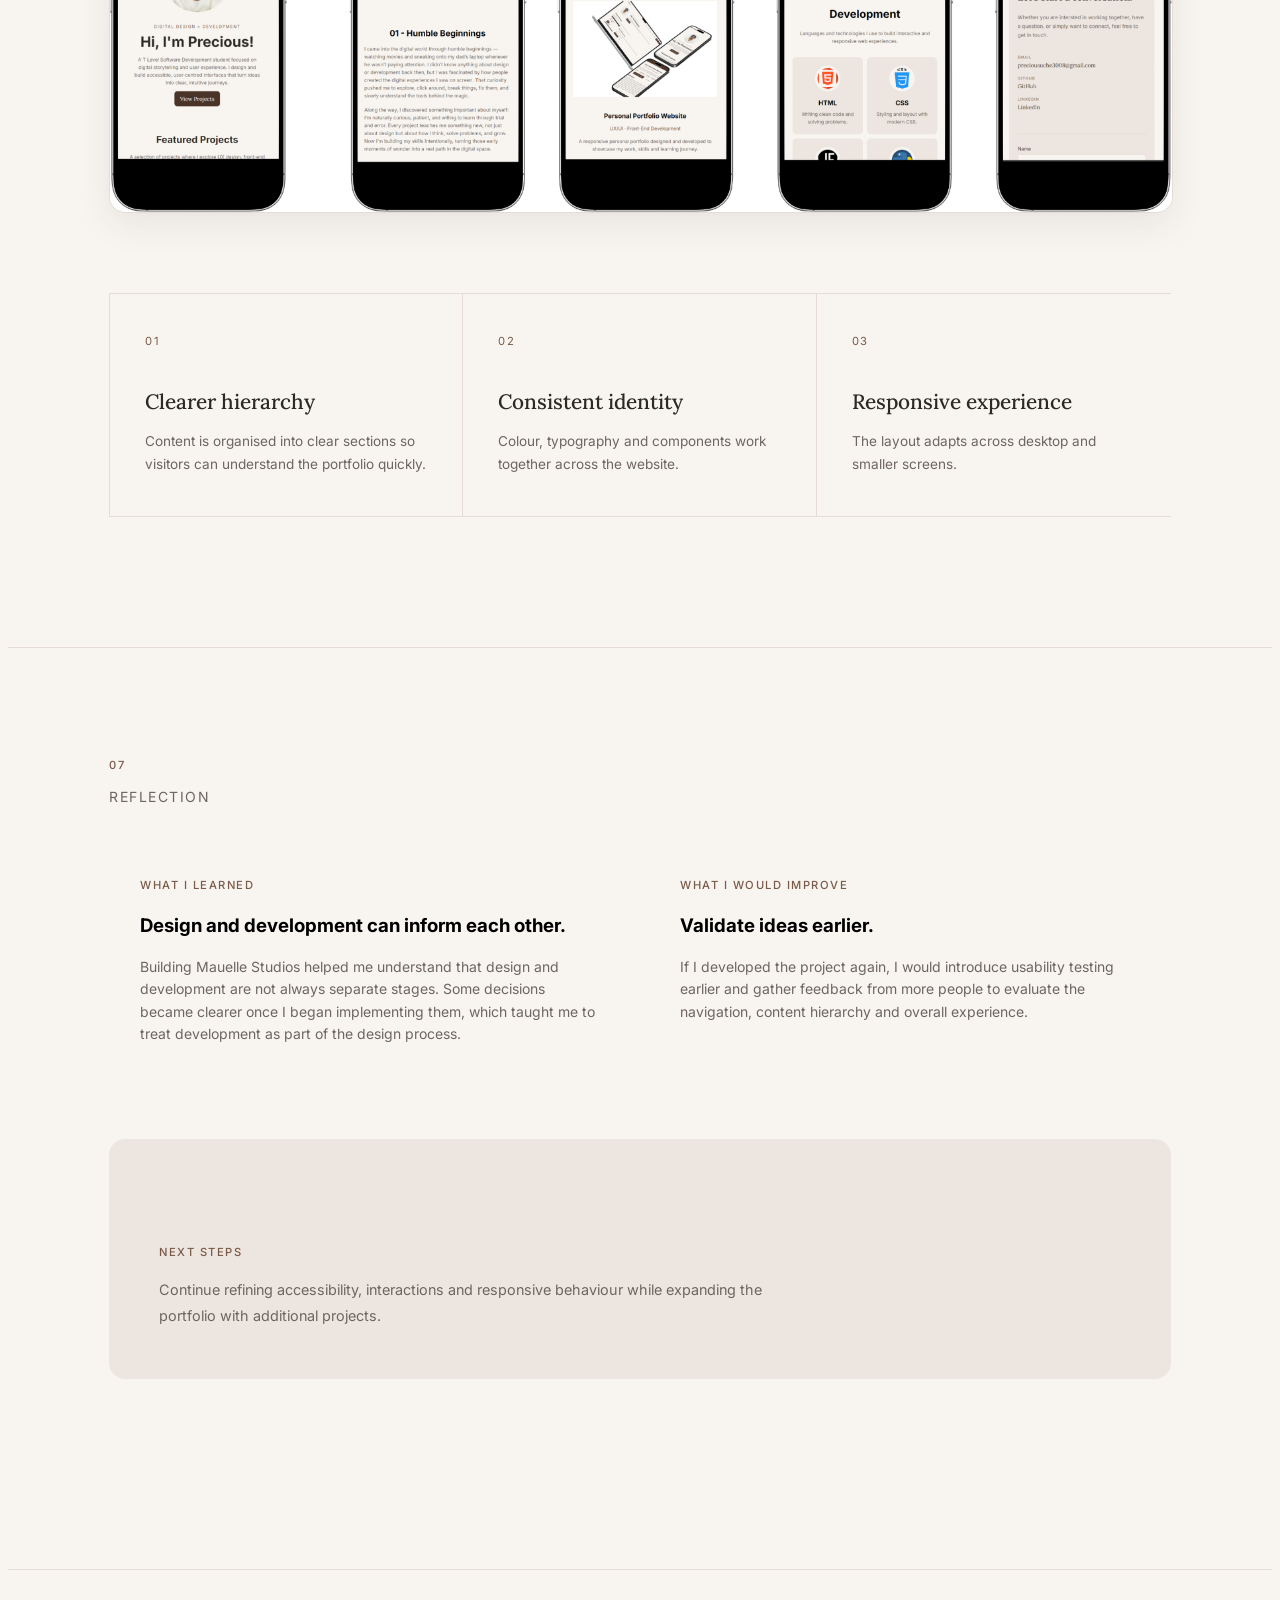
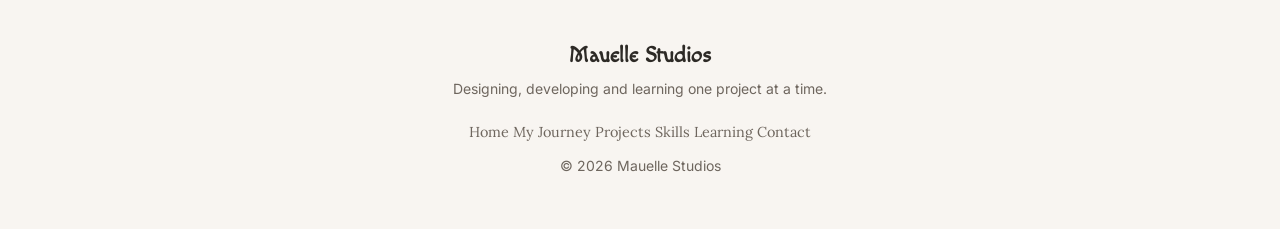
<file: portfolio-case-study.html>
<!DOCTYPE html>
<html lang="en">

<head>
    <meta charset="UTF-8">
    <meta name="viewport" content="width=device-width, initial-scale=1.0">

    <title>Mauelle Studios | Case Study</title>

    <!-- Google Fonts -->
    <link rel="preconnect" href="https://fonts.googleapis.com">
    <link rel="preconnect" href="https://fonts.gstatic.com" crossorigin>

    <link
        href="https://fonts.googleapis.com/css2?family=Inter:wght@400;500;600&family=Lora:wght@400;500;600&family=Macondo&display=swap"
        rel="stylesheet">

    <!-- Main stylesheet -->
    <link rel="stylesheet" href="assets/css/styles.css">
</head>


<body>

    <!-- =========================
         CASE STUDY HEADER
    ========================== -->

    <header class="case-header">

        <a href="index.html" class="site-logo">
            Mauelle Studios
        </a>

        <a href="projects.html" class="back-to-projects">
            ← Back to projects
        </a>

    </header>


    <main>


        <!-- =========================
             HERO / PROJECT INTRO
        ========================== -->
        <section class="case-hero">

            <div class="case-hero-content">

                <p class="case-eyebrow">
                    Personal Project · Case Study 01
                </p>

                <h1>
                    Building my digital crib
                </h1>

                <p class="case-subtitle">
                    A real example of how I learn, adapt, and apply digital
                    skills in meaningful ways.
                </p>

                <p class="case-intro">
                    Mauelle Studios is a practical demonstration of my digital skills — from UX thinking and front-end
                    development to responsive design, documentation and continuous improvement.
                </p>

                <div class="case-tags">
                    <span>UX Design</span>
                    <span>HTML &amp; CSS</span>
                    <span>JavaScript</span>
                    <span>Responsive Design</span>
                </div>

            </div>

            <div class="case-hero-image">

                <img src="assets/images/Landing_Page.png" alt="Mauelle Studios personal portfolio website">

            </div>

        </section>



        <!-- =========================
             PROJECT OVERVIEW
        ========================== -->

        <section class="project-overview">

            <div class="section-label">
                <span>Project overview</span>
            </div>

            <div class="overview-grid">

                <div class="overview-item">
                    <p>Role</p>
                    <h3>
                        UX Designer &amp;<br>
                        Front-End Developer
                    </h3>
                </div>

                <div class="overview-item">
                    <p>Type</p>
                    <h3>
                        Personal Portfolio
                    </h3>
                </div>

                <div class="overview-item">
                    <p>Tools</p>
                    <h3>
                        Figma · HTML · CSS · JavaScript · Git
                    </h3>
                </div>

                <div class="overview-item">
                    <p>Timeline</p>
                    <h3>
                        Ongoing
                    </h3>
                </div>

            </div>

        </section>


        <!-- =========================
             01 — CONTEXT
        ========================== -->

        <section class="case-section case-context">

            <div class="section-label">

                <span>01</span>

                <p>The context</p>

            </div>


            <div class="case-section-content">

                <h2>
                    A place to show my growth.
                </h2>

                <p>
                    Mauelle Studios began as a personal project to create a space where I could recognise and document
                    my growth as both a designer and a developer. I didn’t just want a place to display finished work —
                    I wanted a portfolio that communicated how I think, what I’m learning, and how my skills continue to
                    evolve over time.
                    For a long while, my work lived across scattered files, unfinished drafts and ideas that never made
                    it into a structured format. Over time, this left me with very little evidence of how far I had
                    actually come. Mauelle Studios became my way of changing that.
                </p>

                <p>
                    This context shaped the foundation of the project: a digital home that reflects my development, my
                    process, and the way design and code inform each other.
                </p>

            </div>

        </section>



        <!-- =========================
             02 — THE CHALLENGE
        ========================== -->

        <section class="case-section case-challenge">

            <div class="section-label">

                <span>02</span>

                <p>The challenge</p>

            </div>


            <div class="case-section-content">

                <h2>
                    Showing both the designer and the developer.
                </h2>

                <p>
                    Designing Mauelle Studios required me to communicate both sides of my skillset: the designer and the
                    developer. As my abilities grew across UX design and front‑end development, the challenge became
                    creating a portfolio that expressed this duality clearly and confidently.
                </p>

                <p>
                    I needed an experience that felt visually distinctive while remaining structured, accessible,
                    responsive and easy to navigate — a balance between creativity and clarity that would support both
                    disciplines.
                </p>

            </div>


            <!-- Project goals -->

            <div class="goals-grid">


                <article class="goal">

                    <span>01</span>

                    <h3>
                        Create clarity
                    </h3>

                    <p>
                        Build a clear and structured portfolio experience.
                    </p>

                </article>


                <article class="goal">

                    <span>02</span>

                    <h3>
                        Combine disciplines
                    </h3>

                    <p>
                        Bring UX thinking and front-end development together.
                    </p>

                </article>


                <article class="goal">

                    <span>03</span>

                    <h3>
                        Build a visual identity
                    </h3>

                    <p>
                        Create a consistent and recognisable design system.
                    </p>

                </article>


                <article class="goal">

                    <span>04</span>

                    <h3>
                        Design for growth
                    </h3>

                    <p>
                        Create a responsive website that can evolve over time.
                    </p>

                </article>


            </div>

        </section>



        <!-- =========================
             03 — APPROACH
        ========================== -->

        <section class="case-section case-approach">

            <div class="section-label">

                <span>03</span>

                <p>The approach</p>

            </div>


            <div class="case-section-content">

                <h2>
                    From ideas to interface.
                </h2>

                <p>
                    I approached Mauelle Studios as both a design and development project, moving from early exploration
                    and structure into visual design and finally into front‑end implementation. This step‑by‑step
                    progression allowed me to shape the experience thoughtfully while keeping the final build grounded
                    in practical constraints
                </p>

            </div>


            <div class="process-grid">


                <article class="process-card">

                    <span class="process-number">
                        01
                    </span>

                    <h3>
                        Explore
                    </h3>

                    <p>
                        I began by exploring different portfolio layouts, visual directions and ways of organising
                        content. This early stage helped me understand how my work could be presented clearly and
                        meaningfully.
                    </p>

                </article>


                <article class="process-card">

                    <span class="process-number">
                        02
                    </span>

                    <h3>
                        Design
                    </h3>

                    <p>
                        Once I had a clearer sense of structure, I moved into Figma to develop the visual identity and
                        translate early ideas into a more defined direction.
                    </p>

                </article>


                <article class="process-card">

                    <span class="process-number">
                        03
                    </span>

                    <h3>
                        Develop
                    </h3>

                    <p>
                        I translated the design into HTML and CSS, using JavaScript to support interactive behaviour and
                        responsive adjustments.
                    </p>

                </article>


            </div>

        </section>



        <!-- =========================
             04 — DESIGN & DEVELOPMENT
        ========================== -->

        <section class="case-section case-design">

            <div class="section-label">

                <span>04</span>

                <p>Design &amp; development</p>

            </div>


            <div class="case-section-content">

                <h2>
                    Turning ideas into a working experience.
                </h2>

                <p>
                    The design of Mauelle Studios developed gradually rather
                    than being decided all at once. I moved from rough
                    sketches and exploration into Figma, gathered feedback,
                    and then continued refining the design while building
                    the website.
                </p>

            </div>



            <!-- 01 — PAPER SKETCHES -->

            <article class="design-process-item">

                <div class="process-number">
                    01
                </div>


                <div class="process-content">

                    <p class="design-label">
                        Starting with paper sketches
                    </p>

                    <h3>
                        Finding a structure before designing the interface.
                    </h3>

                    <p>
                        I began by sketching a series of squares on paper to
                        explore how the different sections of my portfolio
                        could be arranged. This gave me a simple way to
                        experiment with the layout before committing to a
                        design.
                    </p>


                    <div class="process-image">

                        <img src="assets/images/Paper Sketches.png"
                            alt="Paper sketches exploring the structure of the Mauelle Studios portfolio">

                    </div>

                </div>

            </article>



            <!-- 02 — RESEARCH -->

            <article class="design-process-item">

                <div class="process-number">
                    02
                </div>


                <div class="process-content">

                    <p class="design-label">
                        Researching portfolio examples
                    </p>

                    <h3>
                        Exploring how other portfolios communicate their work.
                    </h3>

                    <p>
                        I looked at examples of existing portfolios for
                        visual inspiration and to consider how their layouts
                        and sections worked together. This was exploratory
                        research rather than formal user research.
                    </p>


                    <div class="process-image">

                        <img src="assets/images/portfolio_reasearch.png"
                            alt="Portfolio examples explored for visual and layout inspiration">

                    </div>

                </div>

            </article>



            <!-- 03 — FIGMA -->

            <article class="design-process-item">

                <div class="process-number">
                    03
                </div>


                <div class="process-content">

                    <p class="design-label">
                        Combining ideas in Figma
                    </p>

                    <h3>
                        Turning different ideas into a clearer visual direction.
                    </h3>

                    <p>
                        I moved to Figma and combined ideas from my paper
                        sketches with inspiration from the portfolios I had
                        explored. This helped me establish a clearer visual
                        direction before developing the website.
                    </p>


                    <div class="process-image">

                        <img src="assets/images/Figma_design.png"
                            alt="Figma design showing the visual direction for the Mauelle Studios portfolio">

                    </div>


                    <!-- Mentor feedback -->

                    <div class="process-feedback">

                        <p class="design-label">
                            Feedback &amp; iteration
                        </p>

                        <p>
                            I also shared my initial Figma design with my
                            mentor. Their feedback encouraged me to simplify
                            some of the tools and skills being presented,
                            which prompted me to reconsider how much detail
                            was necessary.
                        </p>

                    </div>

                </div>

            </article>



            <!-- 04 — DEVELOPMENT -->

            <article class="design-process-item">

                <div class="process-number">
                    04
                </div>


                <div class="process-content">

                    <p class="design-label">
                        Evolving the design during coding
                    </p>

                    <h3>
                        Allowing the interface to develop through
                        implementation.
                    </h3>

                    <p>
                        As I began coding, I developed additional ideas and
                        made further decisions along the way. The design
                        evolved during implementation rather than remaining
                        completely fixed from the start.
                    </p>


                    <div class="process-image">

                        <img src="assets/images/develoment.png"
                            alt="Mauelle Studios portfolio during front-end development">

                    </div>


                    <div class="development-tools">

                        <span>HTML</span>
                        <span>CSS</span>
                        <span>JavaScript</span>
                        <span>Responsive Design</span>

                    </div>

                </div>

            </article>

        </section>



        <!-- =========================
     05 — VISUAL SYSTEM
========================= -->

        <section class="case-section visual-system">

            <div class="section-label">

                <span>05</span>

                <p>The visual system</p>

            </div>


            <div class="case-section-content">

                <h2>
                    A warm editorial visual language.
                </h2>

                <p>
                    I wanted Mauelle Studios to feel personal without becoming
                    visually overwhelming. The visual system combines warm
                    neutrals, expressive typography and simple components to
                    create a calm editorial experience.
                </p>

            </div>


            <!-- =========================
         COLOUR
    ========================== -->

            <div class="colour-system">

                <div class="colour-item">

                    <div class="colour-swatch colour-ivory">
                    </div>

                    <p>Ivory</p>

                    <span>#F8F5F1</span>

                </div>


                <div class="colour-item">

                    <div class="colour-swatch colour-brown">
                    </div>

                    <p>Chocolate Brown</p>

                    <span>#4A3428</span>

                </div>


                <div class="colour-item">

                    <div class="colour-swatch colour-beige">
                    </div>

                    <p>Soft Beige</p>

                    <span>#EDE6E0</span>

                </div>

            </div>

            <!-- =========================
         TYPOGRAPHY
    ========================== -->

            <div class="type-system">

                <div class="type-item">

                    <p class="design-label">
                        Editorial headings
                    </p>

                    <h3 class="type-lora">
                        Lora
                    </h3>

                    <p>
                        Used for headings and larger editorial moments.
                    </p>

                </div>


                <div class="type-item">

                    <p class="design-label">
                        Interface &amp; body
                    </p>

                    <h3 class="type-inter">
                        Inter
                    </h3>

                    <p>
                        Used for body text, labels and interface elements.
                    </p>

                </div>


                <div class="type-item">

                    <p class="design-label">
                        Brand identity
                    </p>

                    <h3 class="type-macondo">
                        Macondo
                    </h3>

                    <p>
                        Used for the Mauelle Studios wordmark and brand moments.
                    </p>

                </div>

            </div>

        </section>


        <!-- =========================
     06 — FINAL SOLUTION
========================= -->

        <section class="case-section case-outcome">

            <div class="section-label">

                <span>06</span>

                <p>The final solution</p>

            </div>


            <div class="case-section-content final-solution-content">

                <h2>
                    A portfolio designed to grow with me.
                </h2>

                <p>
                    The finished website brings together the visual identity,
                    UX structure and front-end development into one
                    responsive portfolio experience.
                </p>

            </div>


            <!-- PROJECT LINKS -->

            <div class="case-links">

                <a href="https://preciousuche3008-cloud.github.io/Personal-Portfolio-/" target="_blank" rel="noopener">
                    View live website →
                </a>

                <a href="https://github.com/preciousuche3008-cloud/Personal-Portfolio-" target="_blank" rel="noopener">
                    View on GitHub →
                </a>

            </div>


            <!-- DESKTOP EXPERIENCE -->

            <div class="final-showcase">

                <p class="design-label">
                    Desktop experience
                </p>

                <div class="final-image">

                    <img src="assets/images/final-design.png" alt="Final desktop screenshot of the Mauelle Studios portfolio website">

                </div>

            </div>


            <!-- MOBILE EXPERIENCE -->

            <div class="final-showcase">

                <p class="design-label">
                    Mobile experience
                </p>

                <div class="final-image">

                    <img src="assets/images/Mobile-version.png" alt="Final mobile screenshot of the Mauelle Studios portfolio website">

    

                </div>

            </div>


            <!-- KEY OUTCOMES -->

            <div class="outcome-grid">

                <article>

                    <span>01</span>

                    <h3>
                        Clearer hierarchy
                    </h3>

                    <p>
                        Content is organised into clear sections so visitors
                        can understand the portfolio quickly.
                    </p>

                </article>


                <article>

                    <span>02</span>

                    <h3>
                        Consistent identity
                    </h3>

                    <p>
                        Colour, typography and components work together
                        across the website.
                    </p>

                </article>


                <article>

                    <span>03</span>

                    <h3>
                        Responsive experience
                    </h3>

                    <p>
                        The layout adapts across desktop and smaller screens.
                    </p>

                </article>

            </div>

        </section>


        <!-- =========================
             07 — REFLECTION
        ========================== -->

        <section class="case-section case-reflection">

            <div class="section-label">

                <span>07</span>

                <p>Reflection</p>

            </div>


            <div class="reflection-grid">


                <div>

                    <p class="design-label">
                        What I learned
                    </p>

                    <h3>
                        Design and development can inform each other.
                    </h3>

                    <p>
                        Building Mauelle Studios helped me understand that
                        design and development are not always separate stages.
                        Some decisions became clearer once I began implementing
                        them, which taught me to treat development as part of
                        the design process.
                    </p>

                </div>


                <div>

                    <p class="design-label">
                        What I would improve
                    </p>

                    <h3>
                        Validate ideas earlier.
                    </h3>

                    <p>
                        If I developed the project again, I would introduce
                        usability testing earlier and gather feedback from
                        more people to evaluate the navigation, content
                        hierarchy and overall experience.
                    </p>

                </div>


            </div>


            <!-- Next steps -->

            <div class="next-steps">

                <p class="design-label">
                    Next steps
                </p>

                <p>
                    Continue refining accessibility, interactions and
                    responsive behaviour while expanding the portfolio with
                    additional projects.
                </p>

            </div>

        </section>

    </main>



    <!-- =========================
         FOOTER
    ========================== -->

    <footer>

        <div class="footer-content">

            <h3>
                Mauelle Studios
            </h3>

            <p>
                Designing, developing and learning one project at a time.
            </p>

            <nav class="footer-nav">

                <a href="index.html">Home</a>
                <a href="about.html">My Journey</a>
                <a href="projects.html">Projects</a>
                <a href="skills.html">Skills</a>
                <a href="learning.html">Learning</a>
                <a href="contact.html">Contact</a>

            </nav>

        </div>


        <div class="footer-bottom">

            <p>
                © 2026 Mauelle Studios
            </p>

        </div>

    </footer>


    <!-- JavaScript -->
    <script src="assets/js/script.js"></script>

</body>

</html>
</file>
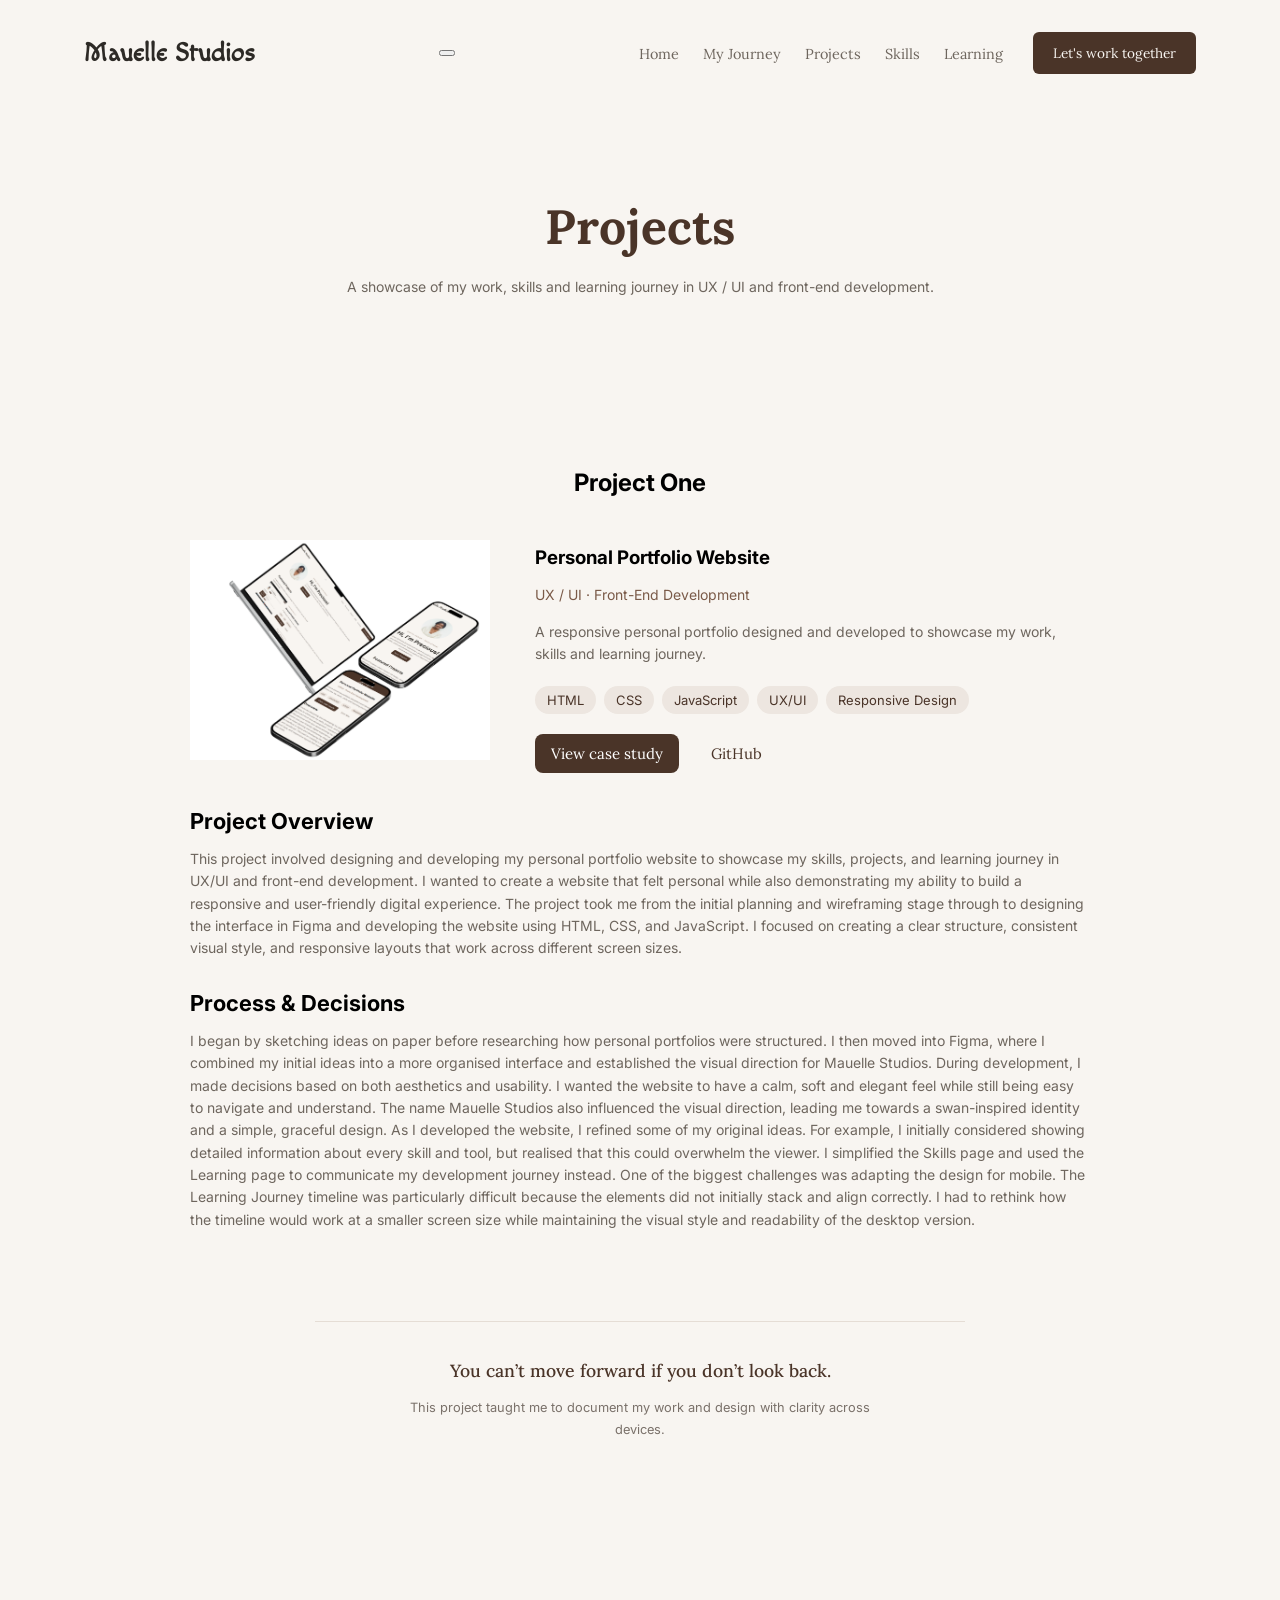
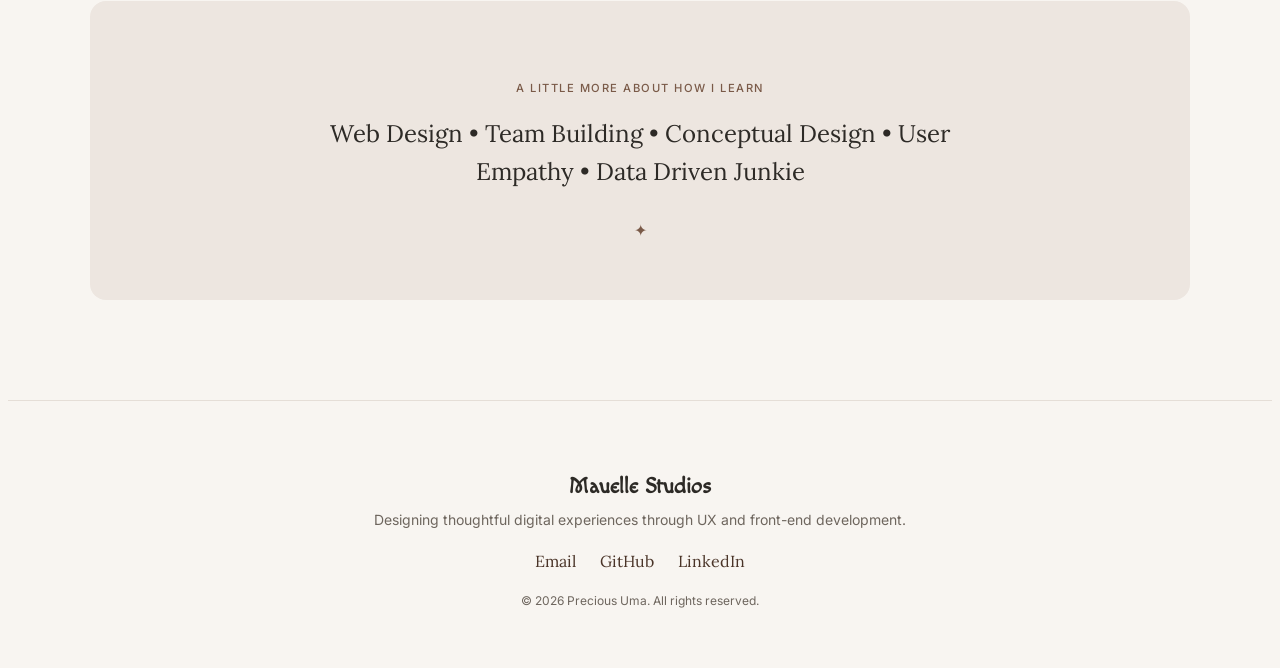
<file: projects.html>
<!DOCTYPE html>
<html lang="en">

<head>
    <meta charset="UTF-8">
    <meta name="viewport" content="width=device-width, initial-scale=1.0">

    <title>My Projects | Mauelle Studios</title>

    <link rel="stylesheet" href="assets/css/styles.css">
    <link rel="preconnect" href="https://fonts.googleapis.com">
    <link rel="preconnect" href="https://fonts.gstatic.com" crossorigin>
    <link
        href="https://fonts.googleapis.com/css2?family=Inter:wght@300;400;500;600;700&family=Lora:wght@400;500;600;700&display=swap"
        rel="stylesheet">
    <link href="https://fonts.googleapis.com/css2?family=Macondo&display=swap" rel="stylesheet">
</head>
<!--------------------------------------NAVIGATION-------------------------------------->

<body>
    <header class="site-header">
        <h2 class="site-brand">Mauelle Studios</h2>

        <button class="menu-toggle" aria-label="Open navigation menu" aria-expanded="false"
            aria-controls="primary-navigation" type="button">
            <span></span>
            <span></span>
            <span></span>
        </button>

        <div class="nav-right" id="primary-navigation">
            <nav aria-label="Main navigation">
                <ul>
                    <li><a href="index.html">Home</a></li>
                    <li><a href="about.html">My Journey</a></li>
                    <li><a href="projects.html">Projects</a></li>
                    <li><a href="skills.html">Skills</a></li>
                    <li><a href="learning.html">Learning</a></li>
                </ul>
            </nav>

            <a href="contact.html" class="contact-button">
                Let's work together
            </a>
        </div>
    </header>

    <main>

        <!-- Projects Hero -->
        <section class="projects-hero">
            <h1>Projects</h1>
            <p>
                A showcase of my work, skills and learning journey in UX / UI and front-end development.
            </p>
        </section>


        <!-- Project One -->
        <section class="project-section">

            <h2>Project One</h2>

            <div class="project-card">

                <div class="project-image">
                    <img src="assets/images/thumbnail.home.png" alt="Description of project">
                </div>

                <div class="project-info">
                    <h3>Personal Portfolio Website</h3>

                    <p class="project-type">
                        UX / UI · Front-End Development
                    </p>

                    <p class="project-summary">
                        A responsive personal portfolio designed and developed
                        to showcase my work, skills and learning journey.
                    </p>

                    <div class="project-tags">
                        <span>HTML</span>
                        <span>CSS</span>
                        <span>JavaScript</span>
                        <span>UX/UI</span>
                        <span>Responsive Design</span>
                    </div>

                    <div class="project-links">
                        <a href="portfolio-case-study.html" target="_blank" rel="noopener noreferrer">View case
                            study</a>
                        <a href="https://github.com/preciousuche3008-cloud/Personal-Portfolio-" target="_blank" rel="noopener noreferrer">GitHub</a>
                    </div>
                </div>

            </div>


            <div class="project-description">

                <h3>Project Overview</h3>

                <p>
                    This project involved designing and developing my personal portfolio website to showcase my skills,
                    projects, and learning journey in UX/UI and front-end development.
                    I wanted to create a website that felt personal while also demonstrating my ability to build a
                    responsive and user-friendly digital experience.
                    The project took me from the initial planning and wireframing stage through to designing the
                    interface
                    in Figma and developing the website using HTML, CSS, and JavaScript.
                    I focused on creating a clear structure, consistent visual style, and responsive layouts that work
                    across different screen sizes.
                </p>

                <h3>Process & Decisions</h3>

                <p>
                    I began by sketching ideas on paper before researching how personal portfolios were structured. I
                    then moved into Figma, where I combined my initial ideas into a more organised interface and
                    established the visual direction for Mauelle Studios.
                    During development, I made decisions based on both aesthetics and usability. I wanted the website to
                    have a calm, soft and elegant feel while still being easy to navigate and understand. The name
                    Mauelle Studios also influenced the visual direction, leading me towards a swan-inspired identity
                    and a simple, graceful design.
                    As I developed the website, I refined some of my original ideas. For example, I initially considered
                    showing detailed information about every skill and tool, but realised that this could overwhelm the
                    viewer. I simplified the Skills page and used the Learning page to communicate my development
                    journey instead.
                    One of the biggest challenges was adapting the design for mobile. The Learning Journey timeline was
                    particularly difficult because the elements did not initially stack and align correctly. I had to
                    rethink how the timeline would work at a smaller screen size while maintaining the visual style and
                    readability of the desktop version.
                </p>

            </div>

            <div class="project-reflection">

                <p>
                    You can’t move forward if you don’t look back.
                </p>

                <span>
                    This project taught me to document my work and design
                    with clarity across devices.
                </span>

            </div>
        </section>

        <!-- Project Two
        <section class="project-section">

            <h2>Project Two</h2>

            <div class="project-card">

                <div class="project-image">
                    <img src="assets/images/portfolio.png" alt="Description of project">
                </div>

                <div class="project-info">
                    <h3>Personal Portfolio Website</h3>

                    <p class="project-type">
                        UX/UI · Front-End Development
                    </p>

                    <p class="project-summary">
                        A responsive personal portfolio designed and developed
                        to showcase my work, skills and learning journey.
                    </p>

                    <div class="project-tags">
                        <span>HTML</span>
                        <span>CSS</span>
                        <span>JavaScript</span>
                        <span>UX/UI</span>
                        <span>Responsive Design</span>
                    </div>

                    <div class="project-links">
                        <a href="#">View case study</a>
                        <a href="#">Live site</a>
                    </div>
                </div>

            </div>

            <div class="project-description">

                <h3>Project Overview</h3>

                <p>
                    This project involved designing and developing my personal portfolio website to showcase my skills,
                    projects, and learning journey in UX/UI and front-end development.
                    I wanted to create a website that felt personal while also demonstrating my ability to build a
                    responsive and user-friendly digital experience.
                    The project took me from the initial planning and wireframing stage through to designing the
                    interface
                    in Figma and developing the website using HTML, CSS, and JavaScript.
                    I focused on creating a clear structure, consistent visual style, and responsive layouts that work
                    across different screen sizes.
                </p>

                <h3>Process & Decisions</h3>

                <p>
                    More information about the project, process,
                    decisions and what I learned will go here.
                </p>

            </div>

            <div class="project-reflection">

                <h3>Reflection</h3>

                <p>
                    A short reflection about what this project taught me.
                </p>

            </div>
        </section> -->


        <!-- Project Three
        <section class="project-section">

            <h2>Project Three</h2>

            <div class="project-card">

                <div class="project-image">
                    <img src="assets/images/portfolio.png" alt="Description of project">
                </div>

                <div class="project-info">
                    <h3>Personal Portfolio Website</h3>

                    <p class="project-type"> -->
        <!-- UX/UI · Front-End Development
                    </p>

                    <p class="project-summary">
                        A responsive personal portfolio designed and developed
                        to showcase my work, skills and learning journey.
                    </p>

                    <div class="project-tags">
                        <span>HTML</span>
                        <span>CSS</span>
                        <span>JavaScript</span>
                        <span>UX/UI</span>
                        <span>Responsive Design</span>
                    </div>

                    <div class="project-links">
                        <a href="#">View case study</a>
                        <a href="#">Live site</a>
                    </div>
                </div>

            </div> -->
        <!-- 
            <div class="project-description">

                <h3>Project Overview</h3>

                <p>
                    This project involved designing and developing my personal portfolio website to showcase my skills,
                    projects, and learning journey in UX/UI and front-end development.
                    I wanted to create a website that felt personal while also demonstrating my ability to build a
                    responsive and user-friendly digital experience.
                    The project took me from the initial planning and wireframing stage through to designing the
                    interface
                    in Figma and developing the website using HTML, CSS, and JavaScript.
                    I focused on creating a clear structure, consistent visual style, and responsive layouts that work
                    across different screen sizes.
                </p>

                <h3>Process & Decisions</h3>

                <p>
                    More information about the project, process,
                    decisions and what I learned will go here.
                </p>

            </div>

            <div class="project-reflection">

                <h3>Reflection</h3>

                <p>
                    A short reflection about what this project taught me.
                </p>

            </div>
        </section> -->


        <!-- Closing Statement -->
        <section class="learning-closing">
            <span class="closing-label">
                A LITTLE MORE ABOUT HOW I LEARN
            </span>

            <p class="closing-statement">
                Web Design &bull; Team Building &bull; Conceptual Design
                &bull; User Empathy &bull; Data Driven Junkie
            </p>

            <span class="closing-symbol">✦</span>

        </section>
        <footer>
            <div class="footer-content">
                <h3>Mauelle Studios</h3>

                <p>
                    Designing thoughtful digital experiences through UX and front-end development.
                </p>

                <div class="footer-links">
                    <a href="mailto:preciousche3008@gmail.com">
                        Email
                    </a>

                    <a href="https://github.com/preciousuche3008-cloud" target="_blank" rel="noopener noreferrer">
                        GitHub
                    </a>

                    <a href="https://www.linkedin.com/in/precious-uma-b2a4a0311" target="_blank"
                        rel="noopener noreferrer">
                        LinkedIn
                    </a>

                </div>

                <p class="copyright">
                    © 2026 Precious Uma. All rights reserved.
                </p>
            </div>
        </footer>
        <script src="assets/js/script.js"></script>
</body>
</main>

</html>
</file>
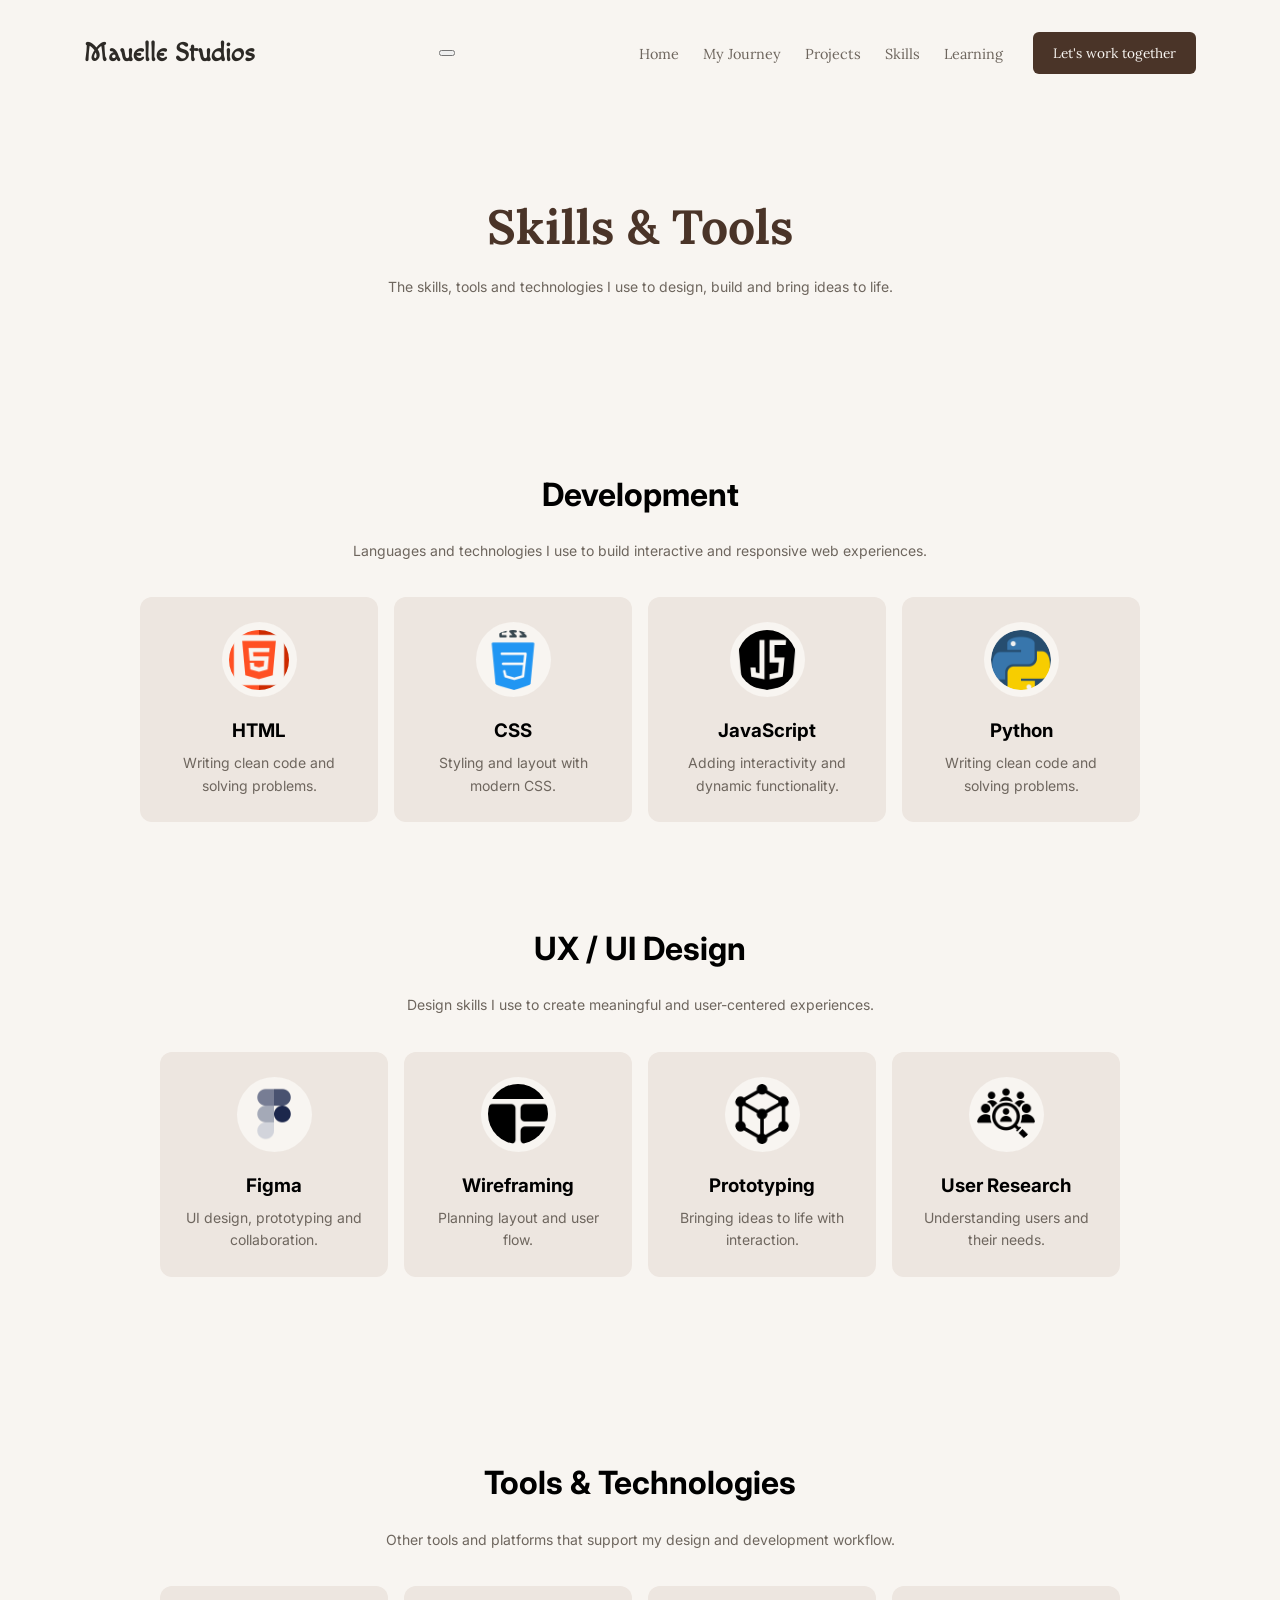
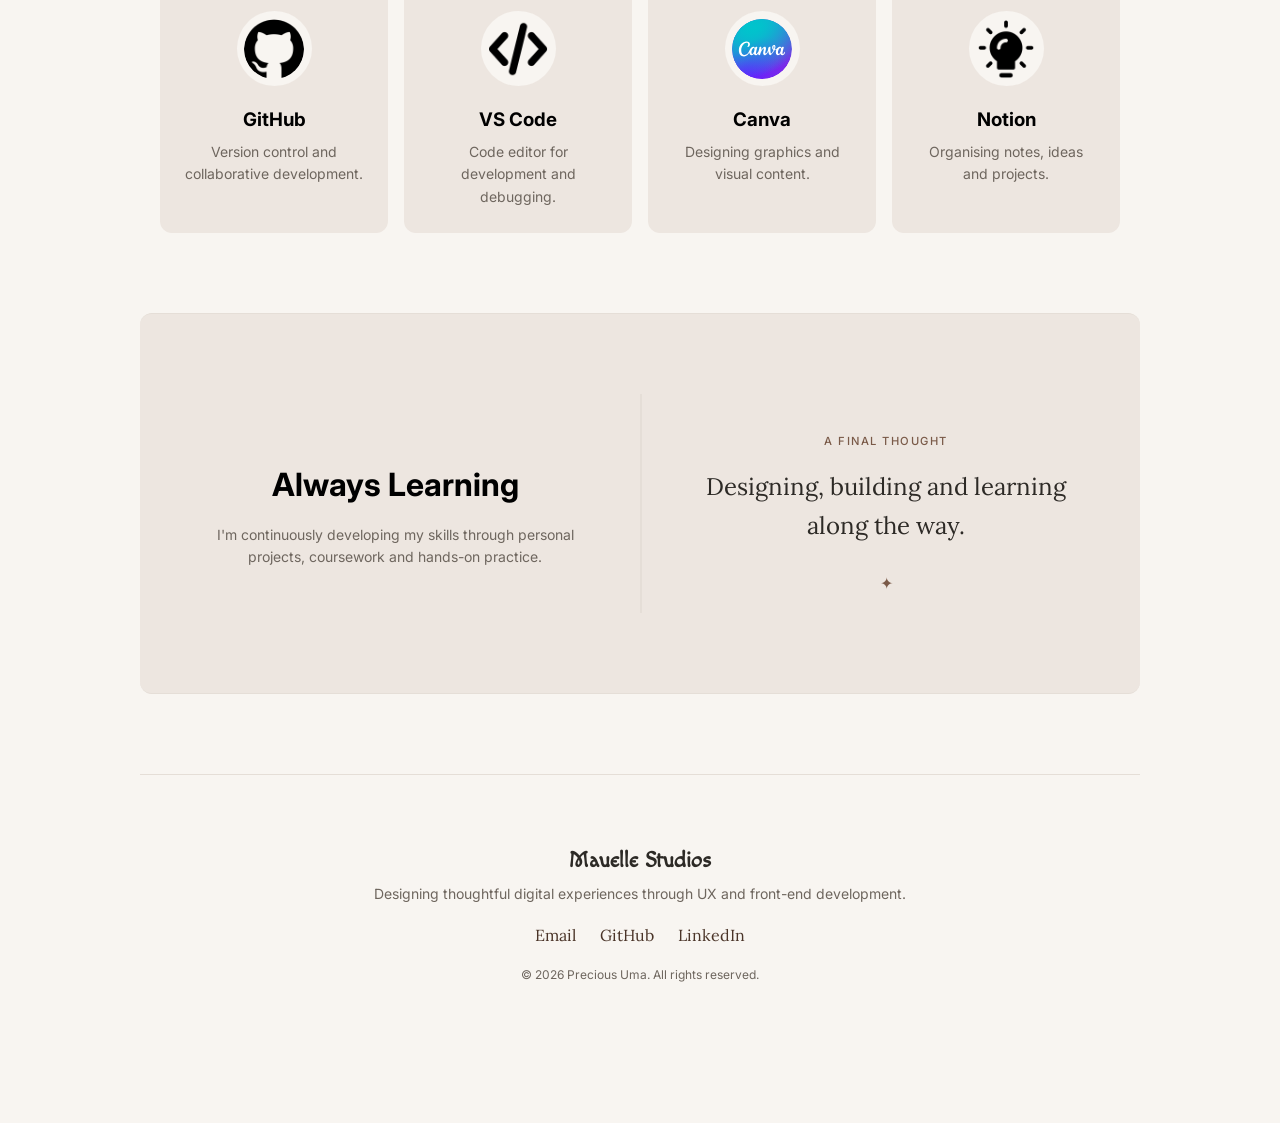
<file: skills.html>
<!doctype hthml>
<html lang="en">

</html>

<head>
    <meta charset="UTF-8">
    <meta name="viewport" content="width=device-width, initial-scale=1.0">

    <title>Skills | Mauelle Studios</title>
    <link rel="stylesheet" href="assets/css/styles.css">
    <link rel="preconnect" href="https://fonts.googleapis.com">
    <link rel="preconnect" href="https://fonts.gstatic.com" crossorigin>
    <link
        href="https://fonts.googleapis.com/css2?family=Inter:wght@300;400;500;600;700&family=Lora:wght@400;500;600;700&display=swap"
        rel="stylesheet">
    <link href="https://fonts.googleapis.com/css2?family=Macondo&display=swap" rel="stylesheet">

</head>

<!-------------------------------------Navigation--------------------------------------------->

<body>
    <header class="site-header">
        <h2 class="site-brand">Mauelle Studios</h2>

        <button class="menu-toggle" aria-label="Open navigation menu" aria-expanded="false"
            aria-controls="primary-navigation" type="button">
            <span></span>
            <span></span>
            <span></span>
        </button>

        <div class="nav-right" id="primary-navigation">
            <nav aria-label="Main navigation">
                <ul>
                    <li><a href="index.html">Home</a></li>
                    <li><a href="about.html">My Journey</a></li>
                    <li><a href="projects.html">Projects</a></li>
                    <li><a href="skills.html">Skills</a></li>
                    <li><a href="learning.html">Learning</a></li>
                </ul>
            </nav>

            <a href="contact.html" class="contact-button">
                Let's work together
            </a>
        </div>
    </header>

    <!--------------------------------Main Content---------------------------------------------------->
    <main>
        <section class="skills-hero">
            <h1>Skills & Tools</h1>
            <p>
                The skills, tools and technologies I use to design,
                build and bring ideas to life.
            </p>
        </section>

        <section class="skills-section">
            <div class="skills-intro">
                <h2>Development</h2>
                <p>
                    Languages and technologies I use to build
                    interactive and responsive web experiences.
                </p>
            </div>
            </div>

            <div class="skills-grid">

                <article class="skills-card">
                    <div class="skill-logo">
                        <img src="assets/images/html.png" alt="HTML logo">
                    </div>
                    <h3 title="Hyper-Text Mark-up Language">HTML</h3>
                    <p>Writing clean code and solving problems.</p>
                </article>

                <article class="skills-card">
                    <div class="skill-logo">
                        <img src="assets/images/css.png" alt="CSS logo">
                    </div>
                    <h3 title="Cascading Style Sheets">CSS</h3>
                    <p>Styling and layout with modern CSS.</p>
                </article>

                <article class="skills-card">
                    <div class="skill-logo">
                        <img src="assets/images/java-script.png" alt="JavaScript logo">
                    </div>
                    <h3>JavaScript</h3>
                    <p>Adding interactivity and dynamic functionality.</p>
                </article>

                <article class="skills-card">
                    <div class="skill-logo">
                        <img src="assets/images/python.png" alt="Python logo">
                    </div>
                    <h3>Python</h3>
                    <p>Writing clean code and solving problems.</p>
                </article>

            </div>

            <section class="skills-section">
                <div class="skills-intro">
                    <h2>UX / UI Design</h2>
                    <p>
                        Design skills I use to create meaningful
                        and user-centered experiences.
                    </p>
                </div>

                <div class="skills-grid">
                    <article class="skills-card">
                        <div class="skill-logo">
                            <img src="assets/images/figma.png" alt="Figma logo">
                        </div>
                        <h3>Figma</h3>
                        <p>UI design, prototyping and collaboration.</p>
                    </article>

                    <article class="skills-card">
                        <div class="skill-logo">
                            <img src="assets/images/wireframing.png" alt="Wireframing illustration">
                        </div>
                        <h3>Wireframing</h3>
                        <p>Planning layout and user flow.</p>
                    </article>

                    <article class="skills-card">
                        <div class="skill-logo">
                            <img src="assets/images/prototyping.png" alt="Prototyping illustration">
                        </div>
                        <h3>Prototyping</h3>
                        <p>Bringing ideas to life with interaction.</p>
                    </article>

                    <article class="skills-card">
                        <div class="skill-logo">
                            <img src="assets/images/user-research.png" alt="User Research illustration">
                        </div>
                        <h3>User Research</h3>
                        <p>Understanding users and their needs.</p>
                    </article>
                </div>
            </section>

            <section class="skills-section">
                <div class="skills-intro">
                    <h2>Tools & Technologies</h2>
                    <p>
                        Other tools and platforms that support
                        my design and development workflow.
                    </p>
                </div>

                <div class="skills-grid">
                    <article class="skills-card">
                        <div class="skill-logo">
                            <img src="assets/images/github.png" alt="GitHub logo">
                        </div>
                        <h3>GitHub</h3>
                        <p>Version control and collaborative development.</p>
                    </article>

                    <article class="skills-card">
                        <div class="skill-logo">
                            <img src="assets/images/Vs-logo.png" alt="VS Code logo">
                        </div>
                        <h3 title="Visual Studio Code">VS Code</h3>
                        <p>Code editor for development and debugging.</p>
                    </article>

                    <article class="skills-card">
                        <div class="skill-logo">
                            <img src="assets/images/canva-icon.svg" alt="Canva logo">
                        </div>
                        <h3>Canva</h3>
                        <p>Designing graphics and visual content.</p>
                    </article>

                    <article class="skills-card">
                        <div class="skill-logo">
                            <img src="assets/images/notion-logo.png" alt="Notion logo">
                        </div>
                        <h3>Notion</h3>
                        <p>Organising notes, ideas and projects.</p>
                    </article>
                </div>
            </section>

            <section class="skills-learning">

                <div class="learning-content">
                    <h2>Always Learning</h2>
                    <p>
                        I'm continuously developing my skills through
                        personal projects, coursework and hands-on practice.
                    </p>
                </div>

                <div class="closing-content">
                    <span class="closing-label">A FINAL THOUGHT</span>

                    <p class="closing-statement">
                        Designing, building and learning along the way.
                    </p>

                    <span class="closing-symbol">✦</span>
                </div>

            </section>

            <!--------------------------------------FOOTER-------------------------------------->
            <footer>
                <div class="footer-content">
                    <h3>Mauelle Studios</h3>

                    <p>
                        Designing thoughtful digital experiences through UX and front-end development.
                    </p>

                    <div class="footer-links">
                        <a href="mailto:preciousche3008@gmail.com">
                            Email
                        </a>

                        <a href="https://github.com/preciousuche3008-cloud" target="_blank" rel="noopener noreferrer">
                            GitHub
                        </a>

                        <a href="https://www.linkedin.com/in/precious-uma-b2a4a0311" target="_blank"
                            rel="noopener noreferrer">
                            LinkedIn
                        </a>

                    </div>

                    <p class="copyright">
                        © 2026 Precious Uma. All rights reserved.
                    </p>
                </div>
            </footer>
    </main>
    <script src="assets/js/script.js"></script>
</body>

</html>
</file>
<file: assets/css/styles.css>
body {
    background-color: #F8F5F1;
    font-family: 'Inter', sans-serif;
}

h1 {
    color: #2D2A26;
    font-size: 42px;
    line-height: 1.2;
    margin: 0 0 16px;
}

p {
    color: #6E665E;
    font-size: 14px;
    line-height: 1.6
}


header {
    display: flex;
    justify-content: space-between;
    align-items: center;
    padding: 24px 6%;
    background-color: #F8F5F1;
}

header h2 {
    font-family: "Macondo", serif;
    font-size: 1.6rem;
    color: #2D2A26;
    margin: 0;
}

.nav-right {
    display: flex;
    align-items: center;
    gap: 30px;
}

nav ul {
    display: flex;
    align-items: center;
    gap: 24px;
    list-style: none;
    margin: 0;
    padding: 0;
}

nav a {
    font-family: "Lora", serif;
    font-size: 0.9rem;
    color: #6E665E;
    text-decoration: none;
    transition: color 0.3s ease;
}

nav a:hover {
    color: #4A3428;
}

.contact-button {
    display: inline-block;
    padding: 12px 20px;
    background-color: #4A3428;
    color: #F8F5F1;
    text-decoration: none;
    border-radius: 6px;
    font-family: "Lora", serif;
    font-size: 0.85rem;
    transition: background-color 0.3s ease;
}

.contact-button:hover {
    background-color: #6E665E;
}

.hero-image img {
    width: 200px;
    height: 200px;
    object-fit: cover;
    border-radius: 50%;
}

.container {
    width: 90%;
    max-width: 1100px;
    margin: 0 auto;
}

section {
    margin: 20px 0;
}

.hero {
    margin-top: 40px;
    padding: 0 80px;
}

.hero-text {
    max-width: 900px;
    flex: 1;
}

.hero-image {
    flex: 0 0 200px;
}

.hero .container {
    display: flex;
    flex-direction: row;
    align-items: center;
    gap: 60px;
    flex-wrap: wrap;
}

.hero-button {
    display: inline-block;
    background-color: #4A3428;
    color: #FFFFFF;
    text-decoration: none;
    border-radius: 8px;
    padding: 10px 16px;
    font-size: 16px;
    line-height: 1.5;
    font-family: 'Lora', serif;
}

.hero-button:hover,
.contact-button:hover {
    opacity: 0.85;
}

.hero-label {
    display: block;
    font-size: 12px;
    letter-spacing: 2px;
    text-transform: uppercase;
    color: #7A5A48;
    margin-bottom: 12px;
}

.projects {
    margin: 80px 0;
}

.project-header h2 {
    font-size: 28px;
    color: #2d2a26;
}

.project-header p {
    max-width: 650px
}

.project-card {
    display: flex;
    flex-direction: row;
    align-items: center;
    gap: 40px;
}

.project-image {
    flex: 0 0 300px;
    overflow: hidden;
}

.project-image img {
    width: 100%;
    height: 220px;
    object-fit: cover;
    display: block;
    transition: transform 0.3s ease;
}

.project-image:hover img {
    transform: scale(1.03);
}

.project-content {
    flex: 1;
}

.project-grid {
    display: flex;
    flex-direction: column;
    gap: 60px
}

.project-tags {
    display: flex;
    gap: 8px;
    flex-wrap: wrap;
    margin: 20px 0;
}

.project-tags span {
    background-color: #EDE6E0;
    color: #4a3428;
    padding: 6px 12px;
    border-radius: 20px;
    font-size: 13px;
}

.project-label {
    display: block;
    font-size: 11px;
    letter-spacing: 1.5px;
    text-transform: uppercase;
    color: #7A5A48;
    margin-bottom: 8px;
}

.project-links {
    display: flex;
    gap: 16px;
    align-items: center;
}

.project-links a {
    text-decoration: none;
    font-family: 'Lora', serif;
    font-size: 15px;
    padding: 10px 16px;


}

.projects-button {
    display: inline-block;
    margin-top: 40px;
    padding: 10px 16px;
    border: 1px solid #4a3428;
    border-radius: 8px;
    color: #4a3428;
    text-decoration: none;
    font-family: 'Lora', serif;
    font-size: 16px;
    transition: all 0.2s ease;
}

.projects-button:hover {
    background-color: #4a3428;
    color: #ffffff;
}

.project-links a:first-child {
    background-color: #4A3428;
    color: #FFFFFF;
    padding: 10px 16px;
    border-radius: 8px;
}

.project-links a:last-child {
    color: #4A3428;
}

.project-links a:first-child:hover {
    opacity: 0.85;
}

.projects-button {
    display: block;
    width: fit-content;
    margin: 40px auto 0;
}

.project-content a {
    transition: all 0.2s ease;
}

.project-content a:hover {
    transform: translateY(-2px);
}

nav a:hover {
    text-decoration: underline;
    transition: color 0.2s ease;
}

nav a:hover {
    color: #7A5A48;
}

footer {
    text-align: center;
    padding: 50px 20px 30px;
    margin-top: 80px;
    border-top: 1px solid #E5DED7;
}

/* My Journey hero */
.journey-hero {
    max-width: 1100px;

    margin: 0 auto;

    padding: 100px 20px 70px;

    text-align: center;

    background-color: #F8F5F1;
    
}


.journey-hero h1 {
    font-size: 3rem;
    margin: 0 0 20px;
    font-family: 'Lora', serif;
    color: #4A3428;
}

.journey-hero p {
    max-width: 650px;
    margin: 0 auto;
}

.journey-section {
    max-width: 850px;
    margin: 0 auto;
    padding: 80px 20px;
}

.journey-section h2 {
    text-align: center;
    margin-bottom: 25px
}

.journey-section p {
    line-height: 1.6;
    margin-bottom: 18px;
}

.journey-image {
    max-width: 850px;
    margin: 0 auto;
    text-align: center;
    overflow: hidden;
    border-radius: 4px;
}

.journey-image img {
    width: 100%;
    height: 440px;
    object-fit: cover;
    object-position: center;
    display: block;
    filter: brightness(1.08) contrast(0.95);
}

/*==============================================
             PROJECTS PAGE 
==============================================*/

.projects-hero {
    max-width: 1100px;
    margin: 0 auto;
    padding: 100px 20px 70px;
    text-align: center;
    background-color: #F8F5F1;
}

.projects-hero h1 {
    font-size: 3rem;
    margin: 0 0 20px;
    font-family: 'Lora', serif;
    color: #4A3428;
}

.projects-hero p {
    max-width: 650px;
    margin: 0 auto;
}

.project-section {
    max-width: 1000px;
    margin: 0 auto;
    padding: 80px 20px;
    max-width: 900px;
}

.project-section h2 {
    text-align: center;
    margin-bottom: 30px;
}

.project-section .project-card {
    display: flex;
    align-items: center;
    gap: 45px;
    max-width: 900px;
    margin: 0 auto;

}

.project-section .project-image {
    flex: 0 0 300px;
    overflow: hidden;
}

.project-section .project-image img {
    width: 100%;
    height: 220px;
    object-fit: cover;
    display: block;
}

.project-info {
    flex: 1;
}

.project-info h3 {
    margin-bottom: 15px;
}

.project-type {
    color: #7A5A48;
    margin-bottom: 15px;
}

.project-description {
    max-width: 900px;
    margin: 35px auto 0;
}

.project-description h3 {
    font-size: 22px;
    margin-bottom: 12px;
}

.project-description p {
    line-height: 1.6;
    margin-bottom: 30px;
}

.project-reflection {
    max-width: 650px;

    margin: 90px auto 40px;

    padding-top: 35px;

    text-align: center;

    border-top: 1px solid #E5DDD5;
}

.project-reflection p {
    margin: 0 0 12px;
    font-family: "Lora", serif;
    font-size: 1.1rem;
    font-weight: 500;
    line-height: 1.6;
    color: #4A3428;
}

.project-reflection span {
    display: block;
    max-width: 500px;
    margin: 0 auto;
    font-family: "Inter", sans-serif;
    font-size: 0.8rem;
    line-height: 1.7;
    color: #7A716A;
}

.projects-closing {
    text-align: center;
    padding: 45px 20px;

}

.projects-closing p {
    font-family: 'Lora', serif;
    font-size: 28px;
    line-height: 1.8;
    max-width: 700px;
    margin: 35px auto 0;
    color: #4A3428
}

.closing-icon {
    display: inline-block;
    width: 18px;
    height: 18px;
    margin: 0 5px;
    vertical-align: middle;
    background-color: #4A3428;
}

.project-info a {
    transition: all 0.2s ease;
}

.project-info a:hover {
    transform: translateY(-2px);
}

/* ================================
   SKILLS & TOOLS PAGE
================================ */

.skills-hero {
    max-width: 1100px;
    margin: 0 auto;
    padding: 100px 20px 70px;
    text-align: center;
    background-color: #F8F5F1;
}

.skills-hero h1 {
    font-size: 3rem;
    margin: 0 0 20px;
    font-family: 'Lora', serif;
    color: #4A3428;
}

.skills-hero p {
    max-width: 650px;
    margin: 0 auto;
}

.skills-section {
    max-width: 1000px;
    margin: 0 auto;
    padding: 80px 20px;
}

.skills-intro {
    text-align: center;
    margin-bottom: 35px;
}

.skills-intro h2 {
    font-size: 2rem;
    margin-bottom: 0 0 12px;
}

.skills-intro p {
    max-width: 650px;
    margin: 0 auto;
}

.skills-grid {
    display: grid;
    grid-template-columns: repeat(4, 1fr);
    gap: 16px;
}

.skills-card {
    background-color: #EDE6E0;
    padding: 25px;
    border-radius: 12px;
}


.skills-card h3 {
    margin-bottom: 10px;
    text-align: center;
}

.skills-card p {
    margin: 0;
    text-align: center;
}

.skill-logo {
    width: 75px;
    height: 75px;

    display: flex;
    align-items: center;
    justify-content: center;

    margin: 0 auto 22px;

    border-radius: 50%;
    background-color: #F8F5F1;
}

.skill-logo img {
    width: 60px;
    height: 60px;
    object-fit: contain;
    border-radius: 50%;
}

.skills-learning {
    max-width: 1000px;
    margin: 0 auto;
    padding: 80px 20px;
    display: grid;
    grid-template-columns: 1fr 1fr;
    align-items: center;
    background-color: #EDE6E0;
    border-radius: 12px;
}

.skills-learning h2 {
    font-size: 2rem;
    margin-bottom: 20px;
}

.skills-learning p {
    max-width: 650px;
    margin: 0 auto;
    line-height: 1.6;
}

.skills-learning {
    border-top: 1px solid #E5DED7;
    border-bottom: 1px solid #E5DED7;
}

.learning-content,
.closing-content {
    padding: 20px 40px;
    display: flex;
    flex-direction: column;
}

.learning-content {
    text-align: center;
    padding-right: 50px;
}

.closing-content {
    text-align: center;
    border-left: 2px solid #E5DED7;
    padding-left: 50px;
}

.closing-symbol {
    display: block;
    margin-top: 20px;
    text-align: center;
}

.closing-statement {
    font-family: 'Lora', serif;
    font-size: 1.25rem;
    line-height: 1.5;
    max-width: 500px;
    margin: 0 auto;
}

.closing-label {
    display: block;
    font-size: 11px;
    letter-spacing: 1.5px;
    text-transform: uppercase;
    color: #7A5A48;
    margin-bottom: 15px;
    margin-top: 20px;
}

/* =================================
   LEARNING PAGE
================================= */


.learning-hero {
    max-width: 1100px;

    margin: 0 auto;

    padding: 100px 20px 70px;

    text-align: center;

    background-color: #F8F5F1;
}

.learning-hero h1 {
    font-size: 3.2rem;
    margin-bottom: 28px;
    font-family: 'Lora', serif;
    color: #4A3428;
}

.learning-hero p {
    max-width: 650px;

    margin: 0 auto;

    font-family: "Inter", sans-serif;
    font-size: 1rem;
    line-height: 1.7;

    color: #6E665E;
}


/* =================================
   GENERAL LEARNING SECTIONS
================================= */

.learning-section {
    max-width: 1100px;

    margin: 0 auto;

    padding: 70px 20px;
}


/* Section introduction */

.learning-intro {
    margin-bottom: 40px;

    text-align: center;
}

.learning-intro h2 {
    margin: 0;

    font-family: "Lora", serif;
    font-size: clamp(1.9rem, 4vw, 2.4rem);
    font-weight: 500;

    color: #2D2A26;
}


/* Small editorial labels */

.learning-section .section-label {
    display: block;

    margin-bottom: 10px;

    font-family: "Inter", sans-serif;
    font-size: 0.7rem;
    font-weight: 500;

    letter-spacing: 1.5px;
    text-transform: uppercase;

    color: #7A5A48;
}


/* =================================
   FRONT-END — CURRENTLY LEARNING
================================= */

.frontend-learning .learning-intro {
    margin-bottom: 40px;
}

.frontend-learning .learning-intro h2 {
    margin: 0;

    font-family: "Lora", serif;
    font-size: 2.2rem;
    font-weight: 500;

    color: #2D2A26;
}


/* Currently learning feature */

.frontend-learning .currently-learning {
    display: grid;
    grid-template-columns: 120px 1fr;
    align-items: center;
    gap: 20px;

    max-width: 900px;
    margin: 0 auto;

    padding: 45px 0;

    border-top: 1px solid #D8CDC3;
    border-bottom: 1px solid #D8CDC3;
}


.frontend-learning .learning-icon {
    width: 100px;
    height: 100px;

    display: flex;
    align-items: center;
    justify-content: center;

    margin: 0 auto 22px;

    border-radius: 50%;

    background-color: #F8F5F1;
}

.frontend-learning .learning-icon img {
    width: 85px;
    height: 85px;

    object-fit: contain;

    border-radius: 0;
}


.frontend-learning .learning-content {
    text-align: left;
}

.frontend-learning .learning-content .section-label {
    display: block;

    margin-bottom: 10px;

    font-family: "Inter", sans-serif;
    font-size: 0.7rem;
    font-weight: 500;

    letter-spacing: 1.5px;
    text-transform: uppercase;

    color: #7A5A48;
}

.frontend-learning .learning-content h3 {
    margin: 0 0 8px;

    font-family: "Lora", serif;
    font-size: 2rem;
    font-weight: 500;

    color: #2D2A26;
}

.frontend-learning .learning-tech {
    margin: 0 0 16px;

    font-family: "Inter", sans-serif;
    font-size: 0.8rem;

    color: #7A5A48;
}

.frontend-learning .learning-content>p:last-child {
    max-width: 560px;

    margin: 0;

    font-family: "Inter", sans-serif;
    font-size: 0.95rem;
    line-height: 1.8;

    color: #6E665E;
}


.learning-content-grid {
    display: grid;

    grid-template-columns: 1fr 1fr;

    align-items: center;

    gap: 70px;
}


.learning-image {
    min-height: 320px;

    display: flex;

    align-items: center;
    justify-content: center;

    overflow: hidden;

    background-color: #E5D8CC;

    border-radius: 16px;
}

.learning-image img {
    width: 100%;
    height: 100%;

    object-fit: cover;

    border-radius: 0;
}


/* Notes */

.learning-notes {
    max-width: 480px;
}

.learning-notes p {
    margin: 0 0 24px;

    font-family: "Inter", sans-serif;
    font-size: 0.95rem;
    line-height: 1.8;

    color: #6E665E;
}

.learning-notes p:last-child {
    margin-bottom: 0;
}


/* =================================
   LEARNING JOURNEY
================================= */

.learning-timeline {
    position: relative;

    display: grid;

    grid-template-columns: repeat(5, 1fr);

    gap: 30px;

    padding-top: 55px;
}


/* Horizontal timeline line */

.learning-timeline::before {
    content: "";

    position: absolute;

    top: 63px;

    left: 5%;
    right: 5%;

    height: 1px;

    background-color: #D8CDC3;
}


/* Timeline item */

.learning-step {
    position: relative;

    text-align: center;
}


/* Timeline circle */

.step-number {
    position: relative;

    z-index: 2;

    display: flex;

    align-items: center;
    justify-content: center;

    width: 18px;
    height: 18px;

    margin: 0 auto 30px;

    border: 4px solid #F8F5F1;

    border-radius: 50%;

    background-color: #7A5A48;

    font-size: 0;
}


/* Timeline heading */

.learning-step h3 {
    margin: 0 0 12px;

    font-family: "Lora", serif;

    font-size: 1.25rem;
    font-weight: 500;

    color: #2D2A26;
}


/* Timeline description */

.learning-step p {
    max-width: 170px;

    margin: 0 auto;

    font-family: "Inter", sans-serif;

    font-size: 0.9rem;
    line-height: 1.7;

    color: #6E665E;
}


/* =================================
   LEARNING CLOSING
================================= */

.learning-closing {
    max-width: 1000px;

    margin: 40px auto 100px;

    padding: 60px 50px;

    text-align: center;

    background-color: #EDE6E0;

    border-radius: 16px;
}


/* Closing label */

.closing-label {
    display: block;

    margin-bottom: 20px;

    font-family: "Inter", sans-serif;

    font-size: 0.7rem;
    font-weight: 500;

    letter-spacing: 1.5px;

    text-transform: uppercase;

    color: #7A5A48;
}


/* Closing statement */

.closing-statement {
    max-width: 650px;

    margin: 0 auto;

    font-family: "Lora", serif;

    font-size: clamp(1.2rem, 2vw, 1.5rem);

    line-height: 1.6;

    color: #2D2A26;
}


/* Closing decorative symbol */

.closing-symbol {
    display: block;

    margin-top: 28px;

    font-size: 1rem;

    color: #7A5A48;
}


/* =========================
   CONTACT HERO
   ========================= */

.contact-hero {
    max-width: 1100px;

    margin: 0 auto;

    padding: 100px 20px 70px;

    text-align: center;

    background-color: #F8F5F1;
}

.contact-hero h1 {
    font-size: 3.2rem;
    margin-bottom: 28px;
    /* smoother rhythm */
    font-family: 'Lora', serif;
    color: #4A3428;
}

.contact-hero p {
    max-width: 600px;
    margin: 0 auto;
    color: #6E665E;
    line-height: 1.7;
}

.contact-section {
    max-width: 1000px;
    margin: 0 auto 80px;
    padding: 50px;
    display: grid;
    grid-template-columns: 1fr 1fr;
    gap: 70px;

    background-color: #EDE6E0;
    border-radius: 12px;
}

.contact-info {
    display: flex;
    flex-direction: column;
    justify-content: center;
}

.contact-info h2 {
    font-family: 'Lora', serif;
    font-size: 2rem;
    color: #2D2A26;
    margin: 10px 0 15px;
}

.contact-info>p {
    max-width: 450px;
    line-height: 1.7;
    color: #6E665E;
}

.section-label {
    display: block;
    font-size: 11px;
    letter-spacing: 1.5px;
    text-transform: uppercase;
    color: #7A5A48;
}

.contact-details {
    margin-top: 35px;
}

.contact-item {
    margin-bottom: 22px;
}

.contact-item span {
    display: block;
    margin-bottom: 6px;

    font-size: 11px;
    letter-spacing: 1.5px;
    text-transform: uppercase;
    color: #7A5A48;
}

.contact-item a {
    color: #4A3428;
    text-decoration: none;
    font-family: 'Lora', serif;
    font-size: 16px;
}

.contact-item a:hover {
    text-decoration: underline;
}

.contact-item a {
    color: #4A3428;
    text-decoration: none;
    font-family: 'Lora', serif;
    font-size: 16px;
}

.contact-item a:hover {
    text-decoration: underline;
}

.contact-form {
    display: flex;
    flex-direction: column;
    gap: 20px;
}

.form-group {
    display: flex;
    flex-direction: column;
    gap: 8px;
}

.form-group label {
    font-size: 14px;
    color: #4A3428;
}

.form-group input,
.form-group textarea {
    width: 100%;
    box-sizing: border-box;

    padding: 13px 15px;

    border: 1px solid #D6C8BC;
    border-radius: 6px;

    background-color: #F8F5F1;

    font-family: inherit;
    font-size: 14px;
    color: #2D2A26;

    outline: none;
}

.contact-form button {
    align-self: flex-start;

    padding: 12px 22px;

    border: none;
    border-radius: 8px;

    background-color: #4A3428;
    color: #FFFFFF;

    font-family: 'Lora', serif;
    font-size: 15px;

    cursor: pointer;

    transition: opacity 0.2s ease,
        transform 0.2s ease;
}

.contact-form button:hover {
    opacity: 0.85;
    transform: translateY(-2px);
}

.footer-content {
    max-width: 700px;
    margin: 0 auto;
}

.footer-content h3 {
    color: #2D2A26;
    font-family: 'Macondo', cursive;
    font-size: 22px;
    margin-bottom: 10px;
}

.footer-content p {
    color: #6E665E;
    margin: 10px 0 20px;
}

.footer-links {
    display: flex;
    justify-content: center;
    gap: 24px;
    margin: 20px 0;
}

.footer-links a {
    color: #4A3428;
    text-decoration: none;
    font-family: 'Lora', serif;
}

.footer-links a:hover {
    text-decoration: underline;
}

.copyright {
    font-size: 12px;
}

/* =========================
   CASE STUDY HEADER
========================= */

.case-header {
    display: flex;
    justify-content: space-between;
    align-items: center;

    padding: 28px 8%;

    background-color: #F8F5F1;

    border-bottom: 1px solid #E5DDD5;
}

.site-logo {
    font-family: "Macondo", serif;
    font-size: 1.5rem;
    color: #2D2A26;
    text-decoration: none;
}

.back-to-projects {
    font-family: "Inter", sans-serif;
    font-size: 0.9rem;
    color: #6E665E;
    text-decoration: none;

    transition: color 0.3s ease;
}

.back-to-projects:hover {
    color: #4A3428;
}


/* =========================
   CASE STUDY HERO
========================= */

.case-hero {
    padding: 100px 8% 80px;
    background-color: #F8F5F1;
}

.case-hero-content {
    max-width: 850px;
    margin: 0 auto;
    text-align: center;
}

.case-eyebrow {
    margin: 0 0 22px;

    font-family: "Inter", sans-serif;
    font-size: 0.72rem;
    font-weight: 500;
    letter-spacing: 2px;
    text-transform: uppercase;

    color: #7A5A48;
}

.case-hero h1 {
    margin: 0;

    font-family: "Lora", serif;
    font-size: clamp(3rem, 6vw, 5rem);
    font-weight: 600;
    line-height: 1.1;

    color: #2D2A26;
}

.case-subtitle {
    max-width: 650px;
    margin: 25px auto 0;

    font-family: "Inter", sans-serif;
    font-size: 1rem;
    line-height: 1.7;

    color: #7A5A48;
}

.case-intro {
    max-width: 720px;
    margin: 30px auto 0;

    font-family: "Inter", sans-serif;
    font-size: 1rem;
    line-height: 1.8;

    color: #6E665E;
}


/* =========================
   CASE STUDY TAGS
========================= */

.case-tags {
    display: flex;
    justify-content: center;
    flex-wrap: wrap;

    gap: 10px;

    margin-top: 35px;
}

.case-tags span {
    padding: 9px 17px;

    background-color: #EDE6E0;
    border-radius: 50px;

    font-family: "Inter", sans-serif;
    font-size: 0.78rem;

    color: #4A3428;
}


/* =========================
   HERO IMAGE
========================= */

.case-hero-image {
    display: block;
    width: 100%;
    max-width: 1100px;
    height: auto;

    margin: 70px auto 0;

    border-radius: 16px;
    border: 1px solid #E5DDD5;

    box-shadow: 0 12px 30px rgba(45, 42, 38, 0.08);
}

.case-hero-image img {
    display: block;

    width: 100%;
    height: auto;
}

/* ---------- Project Overview ---------- */

.project-overview {
    padding: 80px 8%;
    background-color: #F8F5F1;

    border-top: 1px solid #E5DDD5;
    border-bottom: 1px solid #E5DDD5;
}

.section-label {
    margin-bottom: 45px;
}

.section-label span {
    font-family: "Inter", sans-serif;
    font-size: 0.7rem;
    font-weight: 500;
    letter-spacing: 1.8px;
    text-transform: uppercase;

    color: #7A5A48;
}

.overview-grid {
    display: grid;

    grid-template-columns: repeat(4, 1fr);

    gap: 40px;

    max-width: 1100px;
}

.overview-item {
    padding-right: 30px;

    border-right: 1px solid #E5DDD5;
}

.overview-item:last-child {
    border-right: none;
}

.overview-item p {
    margin: 0 0 12px;

    font-family: "Inter", sans-serif;
    font-size: 0.7rem;
    font-weight: 500;
    letter-spacing: 1.5px;
    text-transform: uppercase;

    color: #7A5A48;
}

.overview-item h3 {
    margin: 0;

    font-family: "Lora", serif;
    font-size: 1.05rem;
    font-weight: 500;
    line-height: 1.5;

    color: #2D2A26;
}

/* =========================
   01 — CONTEXT
========================= */

.case-section {
    padding: 110px 8%;
    background-color: #F8F5F1;
}

.case-context {
    display: grid;
    grid-template-columns: 180px 1fr;
    gap: 80px;

    max-width: 1200px;
    margin: 0 auto;
}

.case-section .section-label {
    margin: 0;
}

.case-section-content {
    max-width: 760px;
}

.case-section-content h2 {
    margin: 0 0 30px;

    font-family: "Lora", serif;
    font-size: clamp(2rem, 4vw, 3.2rem);
    font-weight: 500;
    line-height: 1.2;

    color: #2D2A26;
}

.case-section-content p {
    margin: 0 0 20px;

    font-family: "Inter", sans-serif;
    font-size: 1rem;
    line-height: 1.8;

    color: #6E665E;
}

.case-section-content p:last-child {
    margin-bottom: 0;
}



/* =========================
   02 — THE CHALLENGE
========================= */

.case-challenge {
    border-top: 1px solid #E5DDD5;
}

.case-challenge .case-section-content {
    margin-bottom: 70px;
}


/* =========================
   PROJECT GOALS
========================= */

.goals-grid {
    display: grid;

    grid-template-columns: repeat(4, 1fr);

    gap: 0;

    max-width: 1100px;
    margin: 0 auto;
}

.goal {
    padding: 30px;

    border-top: 1px solid #E5DDD5;
    border-right: 1px solid #E5DDD5;
}

.goal:first-child {
    border-left: 1px solid #E5DDD5;
}

.goal:last-child {
    border-right: 1px solid #E5DDD5;
}

.goal>span {
    display: block;

    margin-bottom: 35px;

    font-family: "Inter", sans-serif;
    font-size: 0.7rem;
    letter-spacing: 1.5px;

    color: #7A5A48;
}

.goal h3 {
    margin: 0 0 15px;

    font-family: "Lora", serif;
    font-size: 1.2rem;
    font-weight: 500;

    color: #2D2A26;
}

.goal p {
    margin: 0;

    font-family: "Inter", sans-serif;
    font-size: 0.85rem;
    line-height: 1.7;

    color: #6E665E;
}

/* =========================
   03 — THE APPROACH
========================= */

.case-approach {
    border-top: 1px solid #E5DDD5;
}

.process-grid {
    display: grid;

    grid-template-columns: repeat(3, 1fr);

    max-width: 1100px;
    margin: 70px auto 0;

    border-top: 1px solid #E5DDD5;
    border-bottom: 1px solid #E5DDD5;
}

.process-card {
    padding: 40px 35px;

    border-right: 1px solid #E5DDD5;
}

.process-card:first-child {
    border-left: 1px solid #E5DDD5;
}

.process-card:last-child {
    border-right: none;
}

.process-number {
    display: block;

    margin-bottom: 45px;

    font-family: "Inter", sans-serif;
    font-size: 0.7rem;
    letter-spacing: 1.5px;

    color: #7A5A48;
}

.process-card h3 {
    margin: 0 0 15px;

    font-family: "Lora", serif;
    font-size: 1.5rem;
    font-weight: 500;

    color: #2D2A26;
}

.process-card p {
    margin: 0;

    font-family: "Inter", sans-serif;
    font-size: 0.88rem;
    line-height: 1.7;

    color: #6E665E;
}

/* =========================
   04 — DESIGN & DEVELOPMENT
========================= */

.case-design {
    border-top: 1px solid #E5DDD5;
}

.case-design>.case-section-content {
    margin-bottom: 80px;
}

.design-process-item {
    display: grid;

    grid-template-columns: 80px 1fr;

    gap: 40px;

    max-width: 1100px;

    margin: 0 auto;

    padding: 80px 0;

    border-top: 1px solid #E5DDD5;
}

.process-content {
    max-width: 850px;
}

.process-number {
    font-family: "Inter", sans-serif;
    font-size: 0.7rem;
    letter-spacing: 1.5px;

    color: #7A5A48;
}

.design-label {
    margin: 55px 0 15px;

    font-family: "Inter", sans-serif;
    font-size: 0.7rem;
    font-weight: 500;
    letter-spacing: 1.5px;
    text-transform: uppercase;

    color: #7A5A48;
}

.process-content h3 {
    max-width: 700px;

    margin: 0 0 20px;

    font-family: "Lora", serif;
    font-size: 2rem;
    font-weight: 500;
    line-height: 1.3;

    color: #2D2A26;
}

.process-content>p {
    max-width: 700px;

    margin: 0;

    font-family: "Inter", sans-serif;
    font-size: 0.95rem;
    line-height: 1.8;

    color: #6E665E;
}


/* =========================
   PROCESS IMAGES
========================= */

.process-image {
    width: 100%;
    margin-top: 40px;
    overflow: hidden;
    border-radius: 14px;
    box-shadow: 0 8px 25px rgba(45, 42, 38, 0.08);
    border: 1px solid #E5DDD5;
}

.process-image img {
    display: block;

    width: 100%;
    height: auto;

}


/* =========================
   FEEDBACK
========================= */

.process-feedback {
    max-width: 700px;

    margin-top: 40px;

    padding-top: 30px;

    border-top: 1px solid #E5DDD5;
}

.process-feedback p:last-child {
    margin-bottom: 0;
}


/* =========================
   DEVELOPMENT TOOLS
========================= */

.development-tools {
    display: flex;

    flex-wrap: wrap;

    gap: 10px;

    margin-top: 30px;
}

.development-tools span {
    padding: 8px 14px;

    background-color: #EDE6E0;

    border-radius: 50px;

    font-family: "Inter", sans-serif;
    font-size: 0.75rem;

    color: #4A3428;
}

/* =========================
   05 — VISUAL SYSTEM
========================= */

.visual-system {
    border-top: 1px solid #E5DDD5;
}

.visual-system .case-section-content {
    margin-bottom: 70px;
}


/* =========================
   COLOUR SYSTEM
========================= */

.colour-system {
    display: grid;

    grid-template-columns: repeat(3, 1fr);

    max-width: 1100px;

    margin: 0 auto;

    border-top: 1px solid #E5DDD5;
    border-bottom: 1px solid #E5DDD5;
}

.colour-item {
    padding: 35px;

    border-right: 1px solid #E5DDD5;
}

.colour-item:first-child {
    border-left: 1px solid #E5DDD5;
}

.colour-item:last-child {
    border-right: none;
}

.colour-swatch {
    width: 100%;
    height: 180px;

    margin-bottom: 25px;

    border-radius: 10px;
}

.colour-ivory {
    background-color: #F8F5F1;
    border: 1px solid #D8CEC5;
}

.colour-brown {
    background-color: #4A3428;
}

.colour-beige {
    background-color: #EDE6E0;
    border: 1px solid #D8CEC5;
}

.colour-item p {
    margin: 0 0 6px;

    font-family: "Lora", serif;
    font-size: 1rem;

    color: #2D2A26;
}

.colour-item span {
    font-family: "Inter", sans-serif;
    font-size: 0.75rem;

    color: #7A5A48;
}


/* =========================
   TYPOGRAPHY SYSTEM
========================= */

.type-system {
    display: grid;

    grid-template-columns: repeat(3, 1fr);

    max-width: 1100px;

    margin: 70px auto 0;

    gap: 50px;
}

.type-item {
    padding-top: 30px;

    border-top: 1px solid #E5DDD5;
}

.type-item h3 {
    margin: 20px 0 12px;

    color: #2D2A26;
}

.type-item>p:last-child {
    margin: 0;

    font-family: "Inter", sans-serif;
    font-size: 0.85rem;
    line-height: 1.7;

    color: #6E665E;
}


/* Typography examples */

.type-lora {
    font-family: "Lora", serif;
    font-size: 2.5rem;
    font-weight: 500;
}

.type-inter {
    font-family: "Inter", sans-serif;
    font-size: 2.5rem;
    font-weight: 500;
}

.type-macondo {
    font-family: "Macondo", serif;
    font-size: 2.5rem;
    font-weight: 400;
}

/* =========================
   FINAL SOLUTION
========================= */

.case-outcome {
    border-top: 1px solid #E5DDD5;
}


/* Final Solution introduction */

.final-solution-content {
    margin-bottom: 0;
}


/* Project links */

.case-links {
    display: flex;
    align-items: center;
    gap: 20px;

    margin-top: 25px;
}

.case-links a {
    display: inline-block;

    padding: 12px 20px;

    border: 1px solid #4A3428;
    border-radius: 6px;

    font-family: "Inter", sans-serif;
    font-size: 0.8rem;
    text-decoration: none;

    color: #4A3428;

    transition: all 0.3s ease;
}

.case-links a:first-child {
    background-color: #4A3428;
    color: #F8F5F1;
}

.case-links a:hover {
    background-color: #4A3428;
    color: #F8F5F1;
}


/* =========================
   FINAL SHOWCASE
========================= */

.final-showcase {
    max-width: 1100px;

    margin: 55px auto 80px;
}

.final-showcase .design-label {
    margin: 0 0 15px;
}

/* Final portfolio image */

.final-image {
    width: 100%;
    overflow: hidden;
    border-radius: 16px;
    border: 1px solid #E5DDD5;
    box-shadow: 0 12px 35px rgba(45, 42, 38, 0.08);
    background-color: #EDE6E0;
}

.final-image img {
    display: block;
    width: 100%;
    height: auto;
}

/* Final portfolio image */

.image-placeholder {
    width: 100%;
    display: flex;
    justify-content: center;
    overflow: hidden;
    border-radius: 20px;
    background-color: #EDE6E0;
}

.image-placeholder img {
    display: block;
    width: 100%;
    height: auto;
}

/* =========================
   KEY OUTCOMES
========================= */

.outcome-grid {
    display: grid;

    grid-template-columns: repeat(3, 1fr);

    max-width: 1100px;

    margin: 0 auto;

    border-top: 1px solid #E5DDD5;
    border-bottom: 1px solid #E5DDD5;
}

.outcome-grid article {
    padding: 40px 35px;

    border-right: 1px solid #E5DDD5;
}

.outcome-grid article:first-child {
    border-left: 1px solid #E5DDD5;
}

.outcome-grid article:last-child {
    border-right: none;
}

.outcome-grid article>span {
    display: block;

    margin-bottom: 40px;

    font-family: "Inter", sans-serif;
    font-size: 0.7rem;
    letter-spacing: 1.5px;

    color: #7A5A48;
}

.outcome-grid h3 {
    margin: 0 0 15px;

    font-family: "Lora", serif;
    font-size: 1.3rem;
    font-weight: 500;

    color: #2D2A26;
}

.outcome-grid p {
    margin: 0;

    font-family: "Inter", sans-serif;
    font-size: 0.85rem;
    line-height: 1.7;

    color: #6E665E;
}

/* =========================
   07 — REFLECTION
========================= */

.case-reflection {
    border-top: 1px solid #E5DDD5;
}

.reflection-grid {
    display: grid;

    grid-template-columns: repeat(2, 1fr);

    gap: 80px;

    max-width: 1000px;

    margin: 0 auto 80px;
}

.reflection-item {
    padding-top: 30px;

    border-top: 1px solid #E5DDD5;
}

.reflection-item h3 {
    max-width: 450px;

    margin: 20px 0;

    font-family: "Lora", serif;
    font-size: 1.7rem;
    font-weight: 500;
    line-height: 1.3;

    color: #2D2A26;
}

.reflection-item>p:last-child {
    max-width: 500px;

    margin: 0;

    font-family: "Inter", sans-serif;
    font-size: 0.9rem;
    line-height: 1.8;

    color: #6E665E;
}


/* =========================
   NEXT STEPS
========================= */

.next-steps {
    max-width: 1000px;

    margin: 0 auto;

    padding: 50px;

    background-color: #EDE6E0;

    border-radius: 16px;
}

.next-steps h3 {
    margin: 15px 0;

    font-family: "Lora", serif;
    font-size: 2rem;
    font-weight: 500;

    color: #2D2A26;
}

.next-steps>p:last-child {
    max-width: 650px;

    margin: 0;

    font-family: "Inter", sans-serif;
    font-size: 0.9rem;
    line-height: 1.8;

    color: #6E665E;
}


























































































































































































@media (max-width: 768px) {
    .projects {
        text-align: center;
    }

    .project-header p {
        margin-left: auto;
        margin-right: auto;
    }

    .project-content {
        width: 100%;
        text-align: center;
    }

    .project-tags {
        justify-content: center;
    }

    .project-links {
        justify-content: center;
    }


    /* =========================
   MOBILE NAVIGATION
========================= */

    /* Hide the hamburger on desktop */
    .menu-toggle {
        display: none;
    }

    /* Keep the header above page content */
    .site-header {
        position: relative;
        z-index: 100;
    }

    /* Tablet and mobile */
    @media (max-width: 900px) {

        .site-header {
            padding: 20px 6%;
            flex-wrap: wrap;
        }

        /* Hamburger button */
        .menu-toggle {
            display: flex;
            flex-direction: column;
            justify-content: center;
            gap: 6px;

            width: 44px;
            height: 44px;
            padding: 10px;

            background: transparent;
            border: 1px solid #E5DDD5;
            border-radius: 6px;
            cursor: pointer;
        }

        .menu-toggle span {
            display: block;
            width: 100%;
            height: 2px;
            background-color: #4A3428;
            border-radius: 2px;
        }

        /* Hidden until the menu is opened */
        .nav-right {
            display: none;
            flex-direction: column;
            align-items: stretch;
            gap: 24px;

            width: 100%;
            padding: 24px 0 8px;
        }

        /* JavaScript adds this class */
        .nav-right.is-open {
            display: flex;
        }

        .nav-right nav ul {
            flex-direction: column;
            align-items: stretch;
            gap: 0;
        }

        .nav-right nav li {
            border-bottom: 1px solid #E5DDD5;
        }

        .nav-right nav a {
            display: block;
            padding: 15px 0;
            font-size: 1rem;
        }

        .nav-right .contact-button {
            align-self: flex-start;
            text-align: center;
        }
    }

    /* Smaller phones */
    @media (max-width: 480px) {
        .site-header {
            padding: 16px 5%;
        }

        .site-brand {
            font-size: 1.35rem;
        }
    }

    .hero {
        padding: 0 20px;
    }

    .hero .container {
        flex-direction: column;
        text-align: center;
        gap: 30px;
    }

    .hero-image {
        flex: 0 0 auto;
    }

    .hero-text {
        max-width: 600px;
    }

    .project-card {
        flex-direction: column;
        align-items: flex-start;
        text-align: center;
    }

    .project-image {
        flex: none;
        width: 100%;
    }

    .project-image img {
        height: auto;
    }

    footer {
        text-align: center;
    }

    .journey-hero {
        height: 200px;
    }

    .journey-hero h1 {
        font-size: 2.2rem;
    }

    .journey-intro {
        padding: 35px 20px;
    }

    .journey-section {
        padding: 45px 20px;
    }

    .journey-section h2 {
        margin-bottom: 20px;
    }

    .journey-section p {
        line-height: 1.6;
    }

    .journey-image {
        padding: 0 20px;
    }

    .journey-image img {
        height: 220px;
    }

    /* ================================
        PROJECTS PAGE — MOBILE
    ================================ */

    .projects-hero {
        padding: 60px 20px 40px;
    }

    .projects-hero h1 {
        font-size: 2.3rem;
    }

    .project-section {
        padding: 50px 20px;
    }

    .project-section .project-card {
        flex-direction: column;
        gap: 25px;
        align-items: stretch;
    }

    .project-section .project-image {
        flex: none;
        width: 100%;
    }

    .project-section .project-image img {
        width: 100%;
        height: 280px;
        object-fit: cover;
    }

    .project-info {
        width: 100%;
    }

    .project-description {
        margin-top: 35px;
    }

    .project-description h3 {
        font-size: 20px;
    }

    .project-reflection {
        margin-top: 40px;
    }

    .projects-closing {
        padding: 45px 20px;
    }

    .projects-closing p {
        line-height: 1.8;
    }

    /* Skills sections */

    .skills-section {
        padding: 50px 20px;
    }

    /* ================================
   SKILLS & TOOLS - MOBILE
================================ */



    /* Skills sections */
    .skills-grid {
        grid-template-columns: repeat(2, 1fr);
        gap: 12px;
    }

    .skill-card {
        padding: 20px;
    }

    .skill-card h3 {
        font-size: 18px;
    }

    .skill-card p {
        font-size: 14px;
        line-height: 1.5;
    }

    /* Always Learning + Final Thought */

    .skills-learning {
        grid-template-columns: 1fr;
        padding: 50px 20px;
    }

    .learning-content {
        padding-right: 0;
    }

    .closing-label {
        border-left: none;
        border-top: 1px solid #E5DED7;
        padding-left: 0;
        padding-top: 40px;
        margin-top: 40px;
    }

    .closing-content {
        border-left: none;
        padding-left: 0;
    }

    /* ================================
   MOBILE LEARNING PAGE
   ================================ */


    /* Learning Hero */
    .learning-hero {
        padding: 70px 20px 60px;
        max-width: 100%;
        background-position: center;
    }

    .learning-hero h1 {
        font-size: 2.4rem;
        margin-bottom: 18px;
    }

    .learning-hero p {
        max-width: 100%;
        font-size: 0.95rem;
        line-height: 1.7;
    }

    .frontend-learning .currently-learning {
        grid-template-columns: 1fr;

        gap: 25px;

        padding: 40px 0;

        text-align: center;
    }

    .frontend-learning .learning-icon {
        margin: 0 auto;
    }

    .frontend-learning .learning-content {
        text-align: center;
    }

    .frontend-learning .learning-content>p:last-child {
        margin-left: auto;
        margin-right: auto;
    }


    /* General Sections */
    .learning-section {
        width: 100%;
        padding: 60px 20px;
    }

    .learning-intro {
        margin-bottom: 30px;
    }

    .learning-intro h2 {
        font-size: 1.7rem;
        line-height: 1.3;
    }

    .learning-section .section-label {
        font-size: 10px;
        letter-spacing: 1.4px;
    }


    /* Currently Learning Card */
    .currently-learning {
        grid-template-columns: 1fr;
        text-align: center;
        gap: 18px;
        padding: 30px 22px;
    }

    .learning-icon {
        width: 90px;
        height: 90px;
        padding: 15px;
        margin: 0 auto;
    }

    .learning-content {
        text-align: center;
    }

    .learning-content h3 {
        font-size: 1.4rem;
    }


    /* What I'm Learning */
    .learning-content-grid {
        grid-template-columns: 1fr;
        gap: 30px;
        padding: 30px 22px;
    }

    .learning-image {
        min-height: 220px;
        order: -1;
    }

    .learning-notes {
        max-width: 100%;
    }

    .learning-notes p {
        line-height: 1.7;
        margin-bottom: 20px;
    }

    .learning-timeline {
        display: block;
        padding-top: 20px;
        padding-left: 30px;
    }

    /* Vertical line */

    .learning-timeline::before {
        top: 20px;
        bottom: 0;
        left: 8px;
        right: auto;

        width: 1px;
        height: auto;
    }


    .learning-step {
        position: relative;

        text-align: left;

        padding-left: 30px;
        padding-bottom: 45px;
    }

    .step-number {
        position: absolute;

        top: 0;
        left: -1px;

        width: 18px;
        height: 18px;

        margin: 0;

        border: 4px solid #F8F5F1;
        background-color: #7A5A48;

        border-radius: 50%;
    }

    .learning-step h3 {
        margin: 0 0 10px;

        font-size: 1.2rem;
    }

    .learning-step p {
        max-width: 100%;

        margin: 0;

        font-size: 0.9rem;
        line-height: 1.7;
    }

    .learning-step:last-child {
        padding-bottom: 0;
    }


    /* Closing Statement */
    .learning-closing {
        max-width: 100%;
        margin: 60px auto 70px;
        padding: 40px 25px;
    }

    .closing-label {
        font-size: 10px;
        letter-spacing: 1.5px;
        margin-bottom: 16px;
    }

    .closing-statement {
        font-size: 1.2rem;
        line-height: 1.6;
        max-width: 500px;
    }

    .closing-symbol {
        margin-top: 20px;
    }


    /* ================================
   SMALL PHONES
   ================================ */


    .learning-hero {
        padding: 55px 18px 50px;
    }

    .learning-hero h1 {
        font-size: 2.1rem;
    }

    .learning-section {
        padding: 50px 18px;
    }

    .currently-learning {
        padding: 25px 18px;
    }

    .learning-content-grid {
        padding: 25px 18px;
    }

    .learning-image {
        min-height: 190px;
    }

    /* Timeline becomes slightly tighter */
    .learning-timeline {
        padding-left: 32px;
    }

    .learning-step {
        padding-left: 20px;
        padding-bottom: 40px;
    }

    .step-number {
        left: -32px;
    }

    .learning-step h3 {
        font-size: 1.15rem;
    }

    .learning-step p {
        font-size: 0.88rem;
    }

    .learning-closing {
        margin: 50px auto 60px;
        padding: 35px 20px;
    }

    .closing-statement {
        font-size: 1.1rem;
    }

    /* =========================
   CONTACT — MOBILE
   ========================= */

    @media (max-width: 768px) {

        .contact-hero {
            padding: 60px 20px 40px;
        }

        .contact-hero h1 {
            font-size: 2.3rem;
        }

        .contact-hero p {
            font-size: 15px;
            line-height: 1.6;
        }


        .contact-section {
            margin: 0 20px 50px;
            padding: 40px 25px;

            grid-template-columns: 1fr;
            gap: 45px;
        }


        .contact-info h2 {
            font-size: 1.7rem;
        }

        .contact-info>p {
            font-size: 15px;
            line-height: 1.7;
        }


        .contact-details {
            margin-top: 30px;
        }


        .contact-form {
            padding-top: 35px;
            border-top: 1px solid #D6C8BC;
        }


        .form-group input,
        .form-group textarea {
            font-size: 15px;
        }


        .contact-form button {
            width: 100%;
            padding: 13px 20px;
        }

    }

    /* =========================
   CASE STUDY — MOBILE
========================= */
    /* Header */

    .case-header {
        padding: 20px 6%;
    }

    .site-logo {
        font-size: 1.3rem;
    }

    .back-to-projects {
        font-size: 0.8rem;
    }


    /* Hero */

    .case-hero {
        padding: 70px 6% 60px;
    }

    .case-hero h1 {
        font-size: 2.7rem;
    }

    .case-subtitle {
        font-size: 0.9rem;
    }

    .case-intro {
        font-size: 0.9rem;
    }

    .case-tags {
        gap: 8px;
    }

    .case-tags span {
        padding: 8px 13px;
        font-size: 0.7rem;
    }

    .case-hero-image {
        margin-top: 50px;
        border-radius: 12px;
    }


    /* Project overview */

    .project-overview {
        padding: 65px 6%;
    }

    .overview-grid {
        grid-template-columns: repeat(2, 1fr);
        gap: 0;
    }

    .overview-item {
        padding: 25px 20px 25px 0;
        border-right: none;
        border-bottom: 1px solid #E5DDD5;
    }

    .overview-item:nth-child(odd) {
        border-right: 1px solid #E5DDD5;
        padding-right: 20px;
    }

    .overview-item:nth-child(even) {
        padding-left: 20px;
    }

    .overview-item h3 {
        font-size: 0.95rem;
    }


    /* General sections */

    .case-section {
        padding: 80px 6%;
    }


    /* Context */

    .case-context {
        display: block;
    }

    .case-context .section-label {
        margin-bottom: 35px;
    }

    .case-section-content h2 {
        font-size: 2.2rem;
    }


    /* Challenge */

    .case-challenge .case-section-content {
        margin-bottom: 50px;
    }

    .goals-grid {
        grid-template-columns: repeat(2, 1fr);
    }

    .goal {
        padding: 25px 20px;
    }

    .goal:first-child {
        border-left: none;
    }

    .goal:nth-child(odd) {
        border-left: 1px solid #E5DDD5;
    }

    .goal h3 {
        font-size: 1.05rem;
    }


    /* Approach */

    .process-grid {
        grid-template-columns: 1fr;
    }

    .process-card {
        border-right: none;
        border-bottom: 1px solid #E5DDD5;
    }

    .process-card:first-child {
        border-left: none;
    }

    .process-card:last-child {
        border-bottom: none;
    }


    /* Design & Development */

    .design-process-item {
        grid-template-columns: 1fr;
        gap: 20px;

        padding: 60px 0;
    }

    .process-content h3 {
        font-size: 1.7rem;
    }


    /* Visual System */

    .colour-system {
        grid-template-columns: 1fr;
    }

    .colour-item {
        border-right: none;
        border-bottom: 1px solid #E5DDD5;
    }

    .colour-item:first-child {
        border-left: none;
    }

    .colour-item:last-child {
        border-bottom: none;
    }

    .type-system {
        grid-template-columns: 1fr;
        gap: 40px;
    }


    /* Final Solution */

    .case-outcome .case-section-content {
        margin-bottom: 55px;
    }

    .final-showcase {
        margin-bottom: 60px;
    }

    .image-placeholder {
        min-height: 300px;
    }

    .outcome-grid {
        grid-template-columns: 1fr;
    }

    .outcome-grid article {
        border-right: none;
        border-bottom: 1px solid #E5DDD5;
    }

    .outcome-grid article:first-child {
        border-left: none;
    }

    .outcome-grid article:last-child {
        border-bottom: none;
    }


    /* Reflection */

    .reflection-grid {
        grid-template-columns: 1fr;
        gap: 50px;
        margin-bottom: 60px;
    }

    .next-steps {
        padding: 35px 25px;
    }

    .next-steps h3 {
        font-size: 1.7rem;
    }

}
</file>
